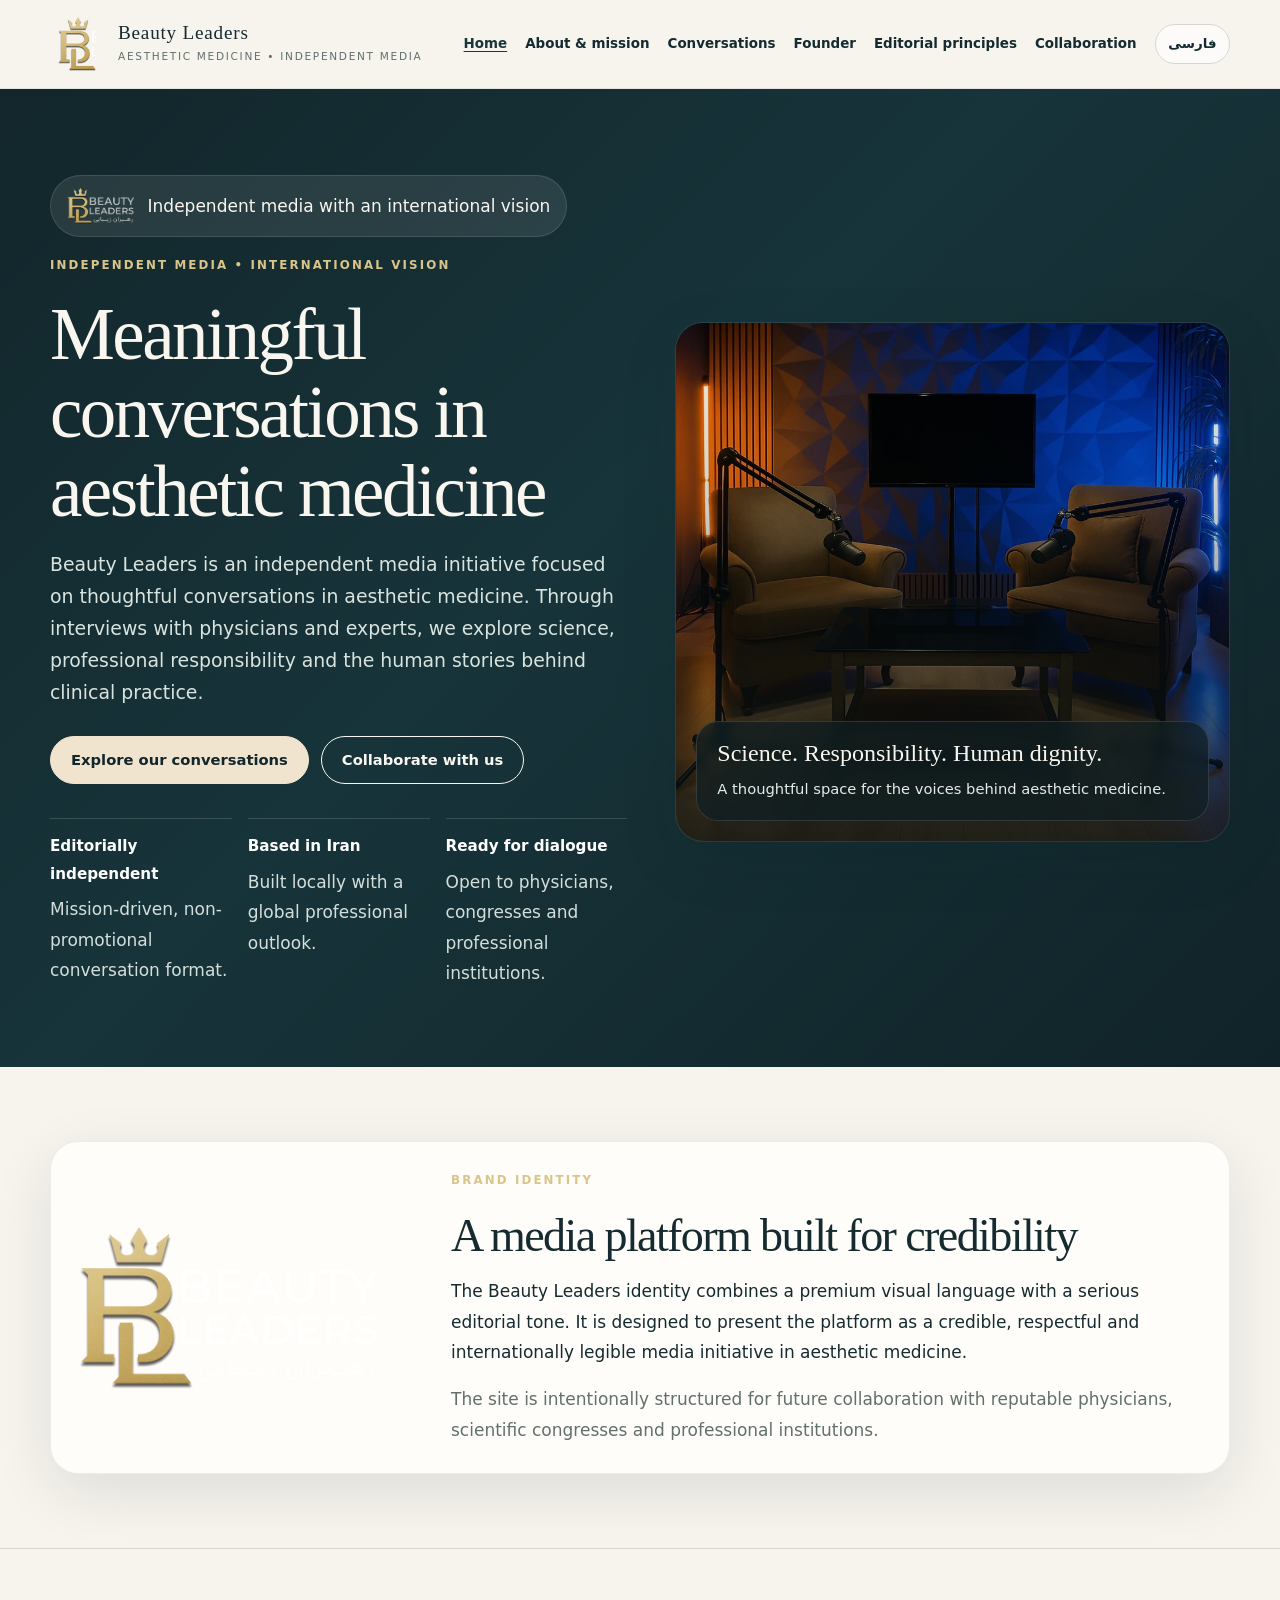
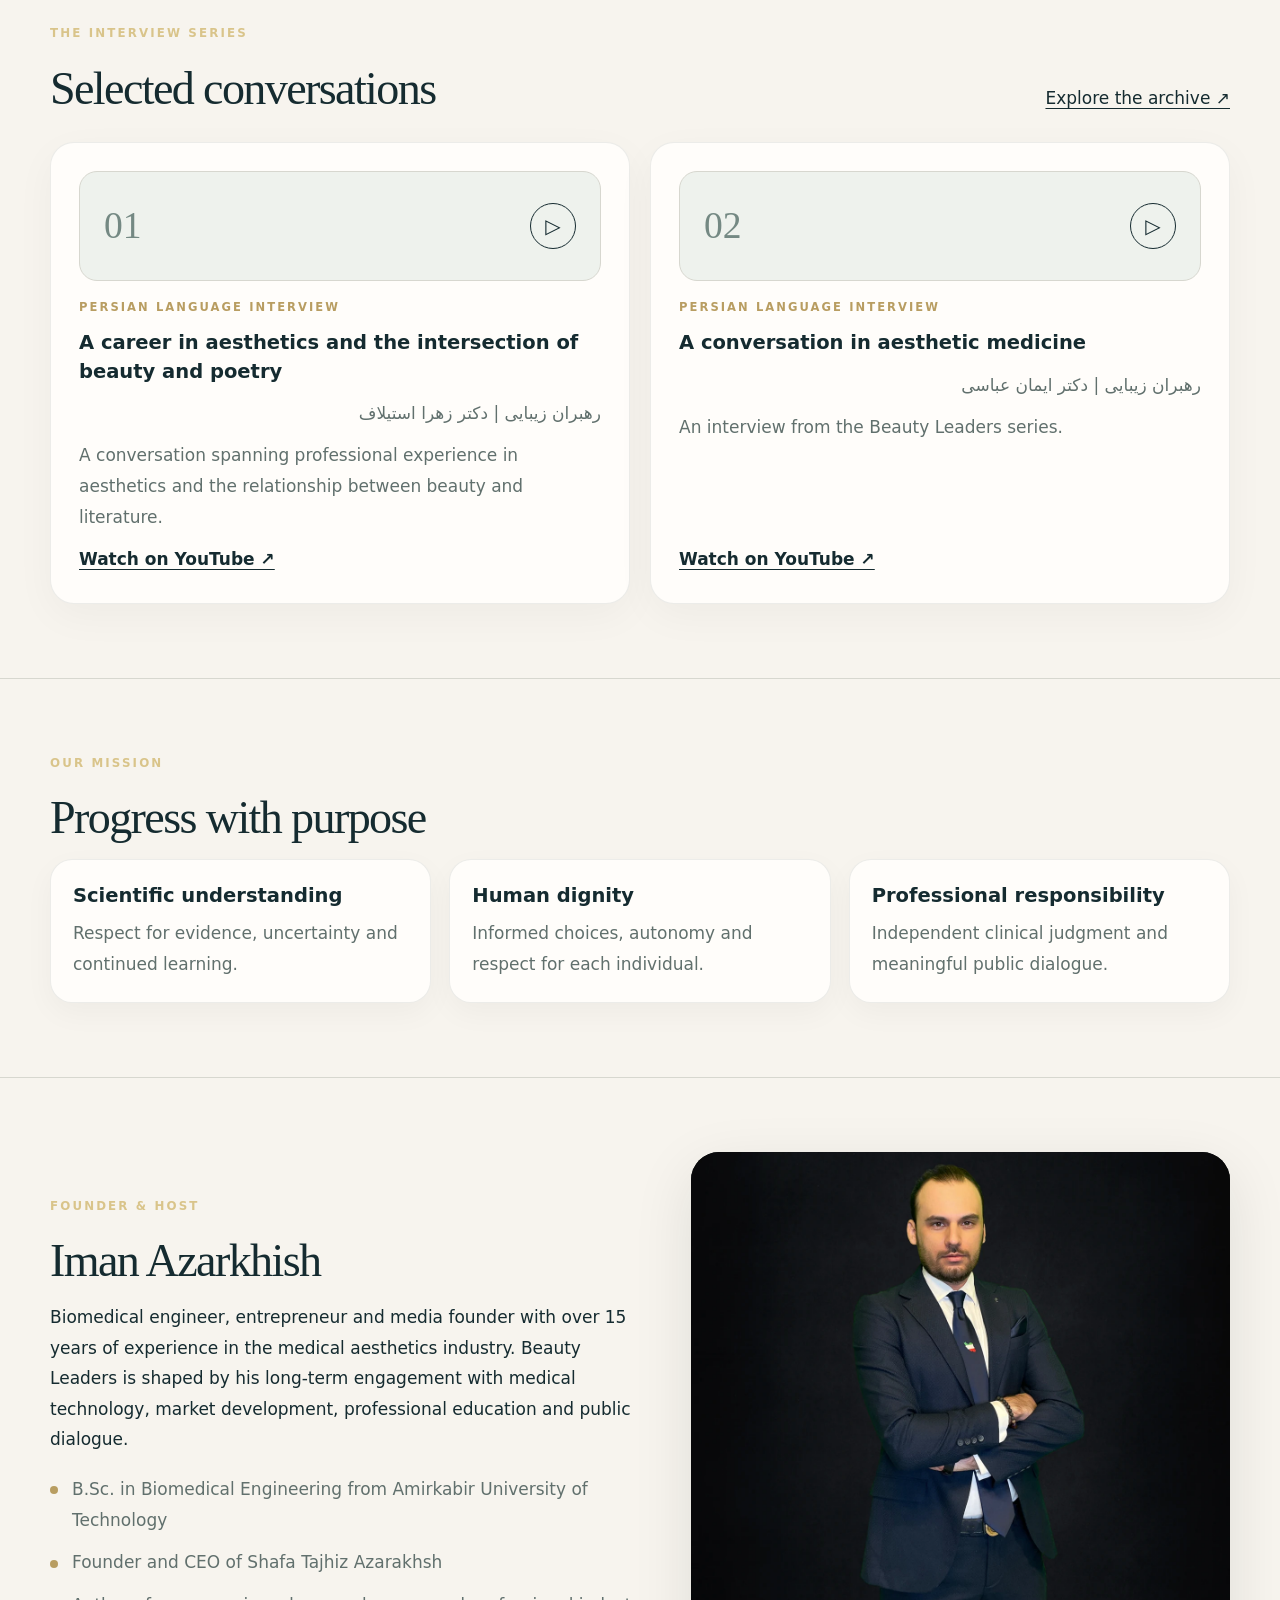
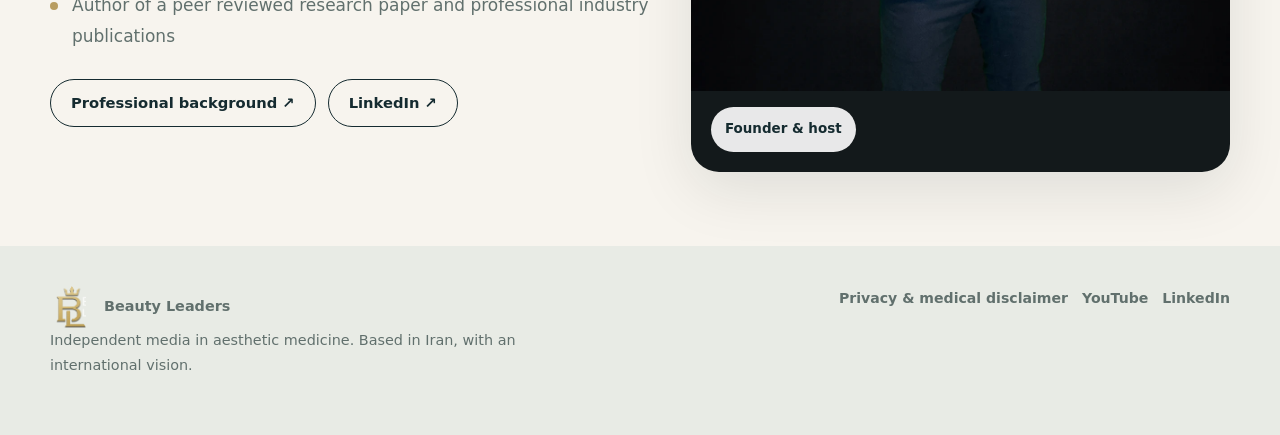
<file: index.html>
<!doctype html><html lang="en" dir="ltr"><head><meta charset="utf-8"><meta name="robots" content="noindex,nofollow"><meta name="viewport" content="width=device-width,initial-scale=1"><title>Beauty Leaders | Meaningful conversations in aesthetic medicine</title><meta name="description" content="Beauty Leaders is an independent media initiative with a global vision. Through conversations with physicians and experts, we explore science, professional responsibility and the human stories behind aesthetic medicine."><meta property="og:type" content="website"><meta property="og:title" content="Beauty Leaders | Meaningful conversations in aesthetic medicine"><meta property="og:description" content="Beauty Leaders is an independent media initiative with a global vision. Through conversations with physicians and experts, we explore science, professional responsibility and the human stories behind aesthetic medicine."><meta property="og:locale" content="en_US"><link rel="stylesheet" href="assets/site.css"><script type="application/ld+json">{"@context": "https://schema.org", "@type": "Organization", "name": "Beauty Leaders", "alternateName": "رهبران زیبایی", "description": "Independent media initiative in aesthetic medicine, based in Iran with an international vision.", "founder": {"@type": "Person", "name": "Iman Azarkhish", "jobTitle": "Founder and host"}}</script></head><body><a class="skip" href="#main">Skip to content</a><header class="top"><div class="wrap"><a class="brand" href="index.html"><img class="brand-mark" src="assets/img/logo-monogram.png" alt="Beauty Leaders logo"><span class="brand-text"><b>Beauty Leaders</b><small>Aesthetic medicine • Independent media</small></span></a><nav aria-label="Main navigation"><a href="index.html" aria-current="page">Home</a><a href="about.html">About & mission</a><a href="conversations.html">Conversations</a><a href="founder.html">Founder</a><a href="editorial.html">Editorial principles</a><a href="collaborate.html">Collaboration</a><a class="lang" href="fa/index.html" lang="fa">فارسی</a></nav></div></header><main id="main"><section class="hero"><div class="wrap hero-grid"><div><div class="logo-chip"><img src="assets/img/logo-beauty-leaders.png" alt="Beauty Leaders logo"><span>Independent media with an international vision</span></div><p class="kicker">Independent media • International vision</p><h1>Meaningful conversations in aesthetic medicine</h1><p class="lead">Beauty Leaders is an independent media initiative focused on thoughtful conversations in aesthetic medicine. Through interviews with physicians and experts, we explore science, professional responsibility and the human stories behind clinical practice.</p><div class="actions"><a class="btn fill" href="conversations.html">Explore our conversations</a><a class="btn ghost" href="collaborate.html">Collaborate with us</a></div><div class="meta-strip"><div class="meta-item"><b>Editorially independent</b><span>Mission-driven, non-promotional conversation format.</span></div><div class="meta-item"><b>Based in Iran</b><span>Built locally with a global professional outlook.</span></div><div class="meta-item"><b>Ready for dialogue</b><span>Open to physicians, congresses and professional institutions.</span></div></div></div><div class="hero-card"><img src="assets/img/studio.webp" alt="Beauty Leaders studio setting with two chairs and microphones"><div class="hero-note"><strong>Science. Responsibility. Human dignity.</strong><p>A thoughtful space for the voices behind aesthetic medicine.</p></div></div></div></section><section class="section"><div class="wrap"><div class="panel logo-panel"><img class="logo-full" src="assets/img/logo-beauty-leaders.png" alt="Beauty Leaders primary logo"><div><p class="kicker">Brand identity</p><h2>A media platform built for credibility</h2><p>The Beauty Leaders identity combines a premium visual language with a serious editorial tone. It is designed to present the platform as a credible, respectful and internationally legible media initiative in aesthetic medicine.</p><p class="muted">The site is intentionally structured for future collaboration with reputable physicians, scientific congresses and professional institutions.</p></div></div></div></section><section class="section"><div class="wrap"><div class="heading"><div><p class="kicker">The interview series</p><h2>Selected conversations</h2></div><a href="conversations.html">Explore the archive ↗</a></div><div class="cards"><article class="card" data-search><div class="video-top"><span class="num">01</span><span class="play" aria-hidden="true">▷</span></div><p class="kicker">Persian language interview</p><h3>A career in aesthetics and the intersection of beauty and poetry</h3><p lang="fa" dir="rtl">رهبران زیبایی | دکتر زهرا استیلاف</p><p>A conversation spanning professional experience in aesthetics and the relationship between beauty and literature.</p><a href="https://www.youtube.com/watch?v=8kPGAjwnibs" rel="noopener noreferrer">Watch on YouTube ↗</a></article><article class="card" data-search><div class="video-top"><span class="num">02</span><span class="play" aria-hidden="true">▷</span></div><p class="kicker">Persian language interview</p><h3>A conversation in aesthetic medicine</h3><p lang="fa" dir="rtl">رهبران زیبایی | دکتر ایمان عباسی</p><p>An interview from the Beauty Leaders series.</p><a href="https://www.youtube.com/watch?v=1VzRXwutS1c" rel="noopener noreferrer">Watch on YouTube ↗</a></article></div></div></section><section class="section"><div class="wrap"><p class="kicker">Our mission</p><h2>Progress with purpose</h2><div class="values"><div class="value"><h3>Scientific understanding</h3><p>Respect for evidence, uncertainty and continued learning.</p></div><div class="value"><h3>Human dignity</h3><p>Informed choices, autonomy and respect for each individual.</p></div><div class="value"><h3>Professional responsibility</h3><p>Independent clinical judgment and meaningful public dialogue.</p></div></div></div></section><section class="section"><div class="wrap"><div class="split"><div><p class="kicker">Founder & host</p><h2>Iman Azarkhish</h2><p>Biomedical engineer, entrepreneur and media founder with over 15 years of experience in the medical aesthetics industry. Beauty Leaders is shaped by his long-term engagement with medical technology, market development, professional education and public dialogue.</p><ul class="feature-list"><li>B.Sc. in Biomedical Engineering from Amirkabir University of Technology</li><li>Founder and CEO of Shafa Tajhiz Azarakhsh</li><li>Author of a peer reviewed research paper and professional industry publications</li></ul><div class="actions"><a class="btn" href="founder.html">Professional background ↗</a><a class="btn" href="https://www.linkedin.com/in/imanazarkhish" rel="noopener noreferrer">LinkedIn ↗</a></div></div><div class="image-frame tall"><img src="assets/img/iman-azarkhish.webp" alt="Portrait of Iman Azarkhish in a dark suit"><span class="badge">Founder & host</span></div></div></div></section></main><footer><div class="wrap"><div><div class="foot-brand"><img src="assets/img/logo-monogram.png" alt="Beauty Leaders monogram"><div><b>Beauty Leaders</b></div></div><p>Independent media in aesthetic medicine. Based in Iran, with an international vision.</p></div><nav aria-label="Footer"><a href="privacy.html">Privacy & medical disclaimer</a><a href="https://www.youtube.com/playlist?list=PLkas6C6a0G057Z3ot9DUJVIbZf4UoRPFV" rel="noopener noreferrer">YouTube</a><a href="https://www.linkedin.com/in/imanazarkhish" rel="noopener noreferrer">LinkedIn</a></nav></div></footer><script src="assets/search.js" defer></script></body></html>
</file>
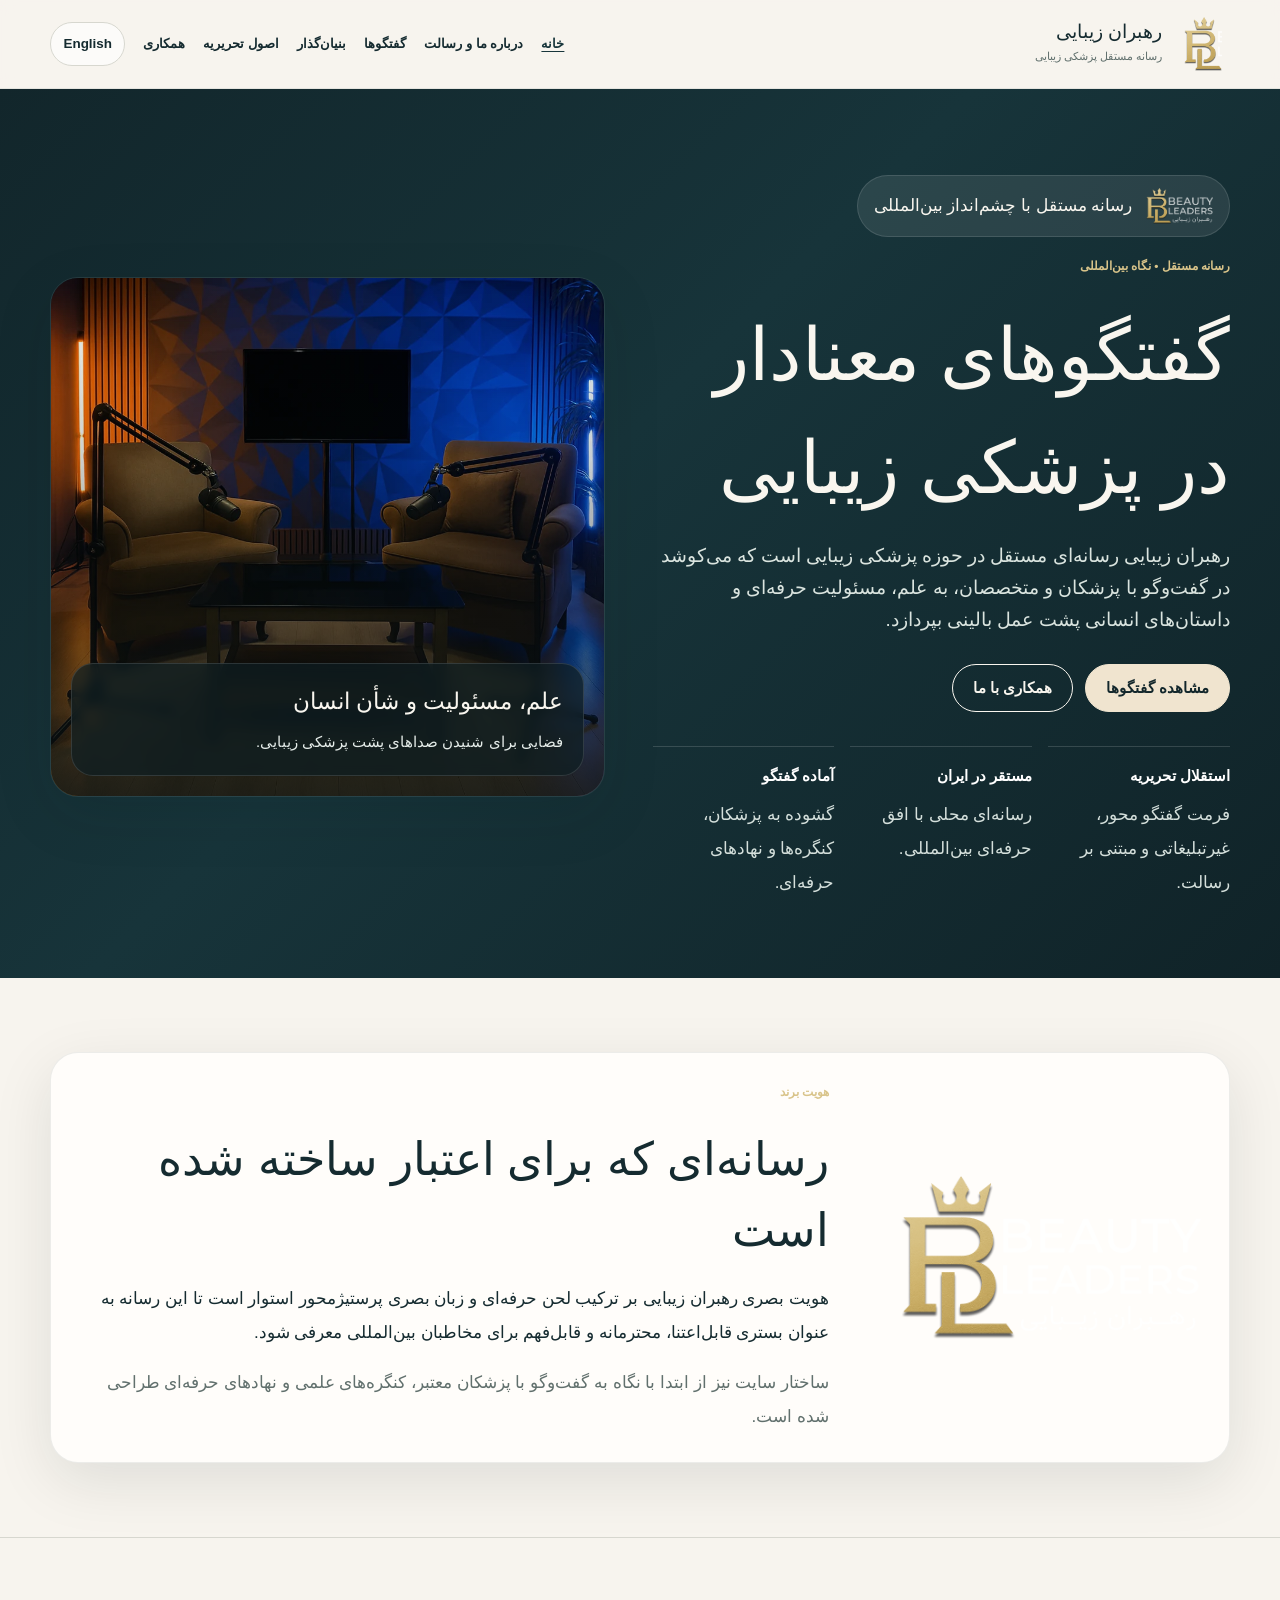
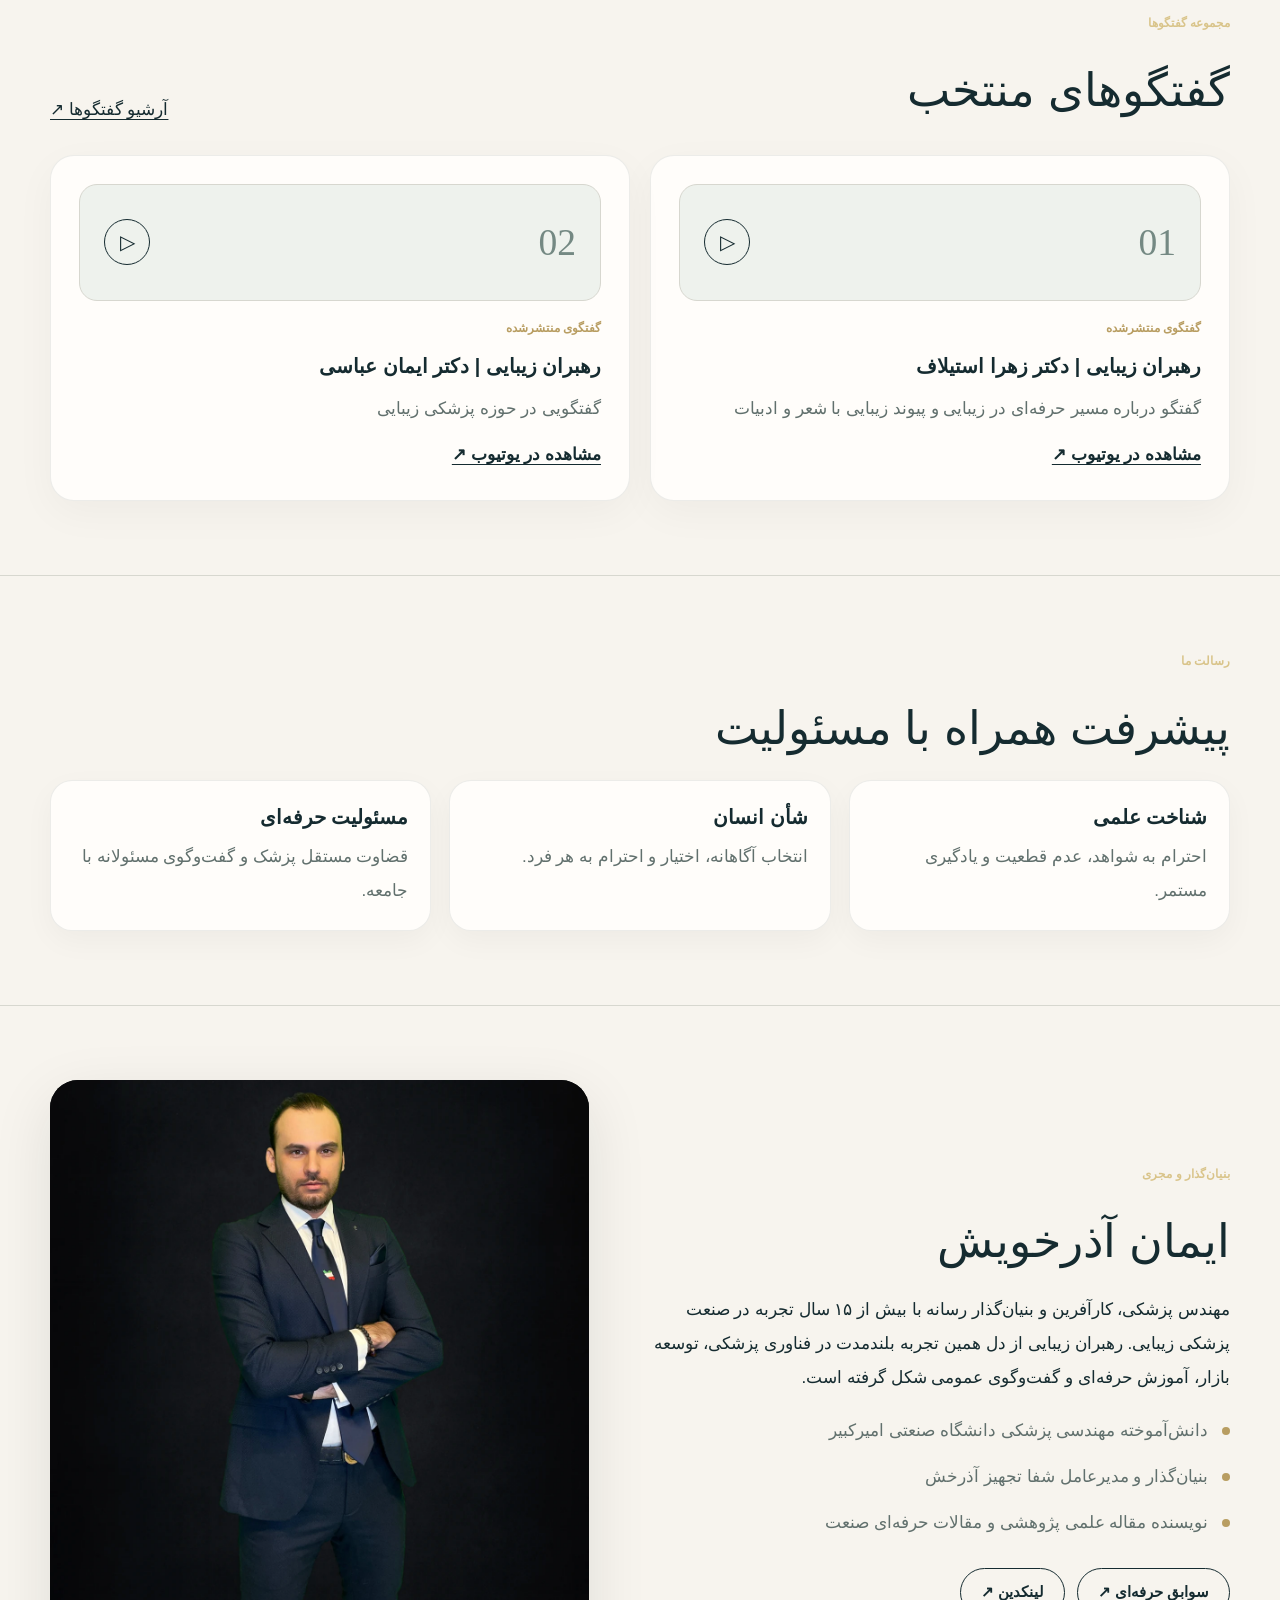
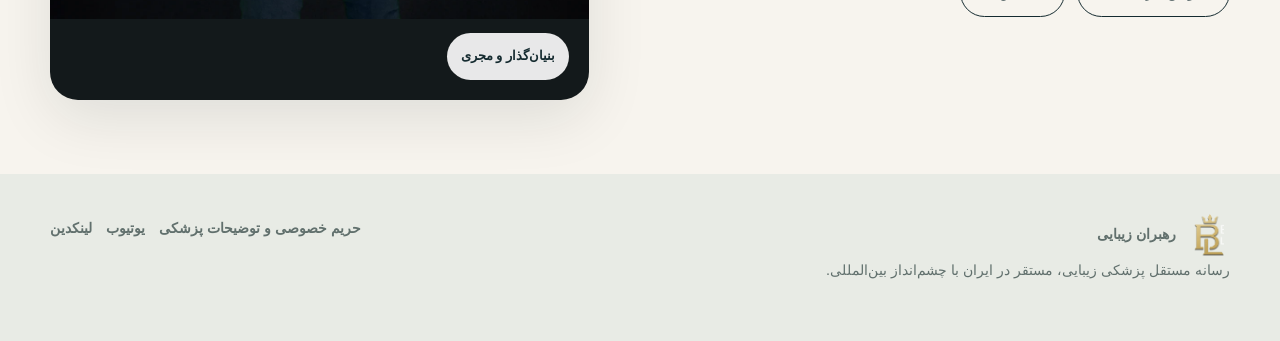
<file: fa/index.html>
<!doctype html><html lang="fa" dir="rtl"><head><meta charset="utf-8"><meta name="robots" content="noindex,nofollow"><meta name="viewport" content="width=device-width,initial-scale=1"><title>رهبران زیبایی | گفتگوهای معنادار در پزشکی زیبایی</title><meta name="description" content="رهبران زیبایی رسانه‌ای مستقل در حوزه پزشکی زیبایی با چشم‌انداز بین‌المللی است."><meta property="og:type" content="website"><meta property="og:title" content="رهبران زیبایی | گفتگوهای معنادار در پزشکی زیبایی"><meta property="og:description" content="رهبران زیبایی رسانه‌ای مستقل در حوزه پزشکی زیبایی با چشم‌انداز بین‌المللی است."><meta property="og:locale" content="fa_IR"><link rel="stylesheet" href="../assets/site.css"><script type="application/ld+json">{"@context": "https://schema.org", "@type": "Organization", "name": "Beauty Leaders", "alternateName": "رهبران زیبایی", "description": "Independent media initiative in aesthetic medicine, based in Iran with an international vision.", "founder": {"@type": "Person", "name": "Iman Azarkhish", "jobTitle": "Founder and host"}}</script></head><body><a class="skip" href="#main">پرش به محتوا</a><header class="top"><div class="wrap"><a class="brand" href="../fa/index.html"><img class="brand-mark" src="../assets/img/logo-monogram.png" alt="Beauty Leaders logo"><span class="brand-text"><b>رهبران زیبایی</b><small>رسانه مستقل پزشکی زیبایی</small></span></a><nav aria-label="منوی اصلی"><a href="../fa/index.html" aria-current="page">خانه</a><a href="../fa/about.html">درباره ما و رسالت</a><a href="../fa/conversations.html">گفتگوها</a><a href="../fa/founder.html">بنیان‌گذار</a><a href="../fa/editorial.html">اصول تحریریه</a><a href="../fa/collaborate.html">همکاری</a><a class="lang" href="../index.html" lang="en">English</a></nav></div></header><main id="main"><section class="hero"><div class="wrap hero-grid"><div><div class="logo-chip"><img src="../assets/img/logo-beauty-leaders.png" alt="لوگوی رهبران زیبایی"><span>رسانه مستقل با چشم‌انداز بین‌المللی</span></div><p class="kicker">رسانه مستقل • نگاه بین‌المللی</p><h1>گفتگوهای معنادار در پزشکی زیبایی</h1><p class="lead">رهبران زیبایی رسانه‌ای مستقل در حوزه پزشکی زیبایی است که می‌کوشد در گفت‌وگو با پزشکان و متخصصان، به علم، مسئولیت حرفه‌ای و داستان‌های انسانی پشت عمل بالینی بپردازد.</p><div class="actions"><a class="btn fill" href="../fa/conversations.html">مشاهده گفتگوها</a><a class="btn ghost" href="../fa/collaborate.html">همکاری با ما</a></div><div class="meta-strip"><div class="meta-item"><b>استقلال تحریریه</b><span>فرمت گفتگو محور، غیرتبلیغاتی و مبتنی بر رسالت.</span></div><div class="meta-item"><b>مستقر در ایران</b><span>رسانه‌ای محلی با افق حرفه‌ای بین‌المللی.</span></div><div class="meta-item"><b>آماده گفتگو</b><span>گشوده به پزشکان، کنگره‌ها و نهادهای حرفه‌ای.</span></div></div></div><div class="hero-card"><img src="../assets/img/studio.webp" alt="استودیو رهبران زیبایی با دو صندلی و دو میکروفون"><div class="hero-note"><strong>علم، مسئولیت و شأن انسان</strong><p>فضایی برای شنیدن صداهای پشت پزشکی زیبایی.</p></div></div></div></section><section class="section"><div class="wrap"><div class="panel logo-panel"><img class="logo-full" src="../assets/img/logo-beauty-leaders.png" alt="لوگوی اصلی رهبران زیبایی"><div><p class="kicker">هویت برند</p><h2>رسانه‌ای که برای اعتبار ساخته شده است</h2><p>هویت بصری رهبران زیبایی بر ترکیب لحن حرفه‌ای و زبان بصری پرستیژمحور استوار است تا این رسانه به عنوان بستری قابل‌اعتنا، محترمانه و قابل‌فهم برای مخاطبان بین‌المللی معرفی شود.</p><p class="muted">ساختار سایت نیز از ابتدا با نگاه به گفت‌وگو با پزشکان معتبر، کنگره‌های علمی و نهادهای حرفه‌ای طراحی شده است.</p></div></div></div></section><section class="section"><div class="wrap"><div class="heading"><div><p class="kicker">مجموعه گفتگوها</p><h2>گفتگوهای منتخب</h2></div><a href="../fa/conversations.html">آرشیو گفتگوها ↗</a></div><div class="cards"><article class="card" data-search><div class="video-top"><span class="num">01</span><span class="play" aria-hidden="true">▷</span></div><p class="kicker">گفتگوی منتشرشده</p><h3>رهبران زیبایی | دکتر زهرا استیلاف</h3><p>گفتگو درباره مسیر حرفه‌ای در زیبایی و پیوند زیبایی با شعر و ادبیات</p><a href="https://www.youtube.com/watch?v=8kPGAjwnibs" rel="noopener noreferrer">مشاهده در یوتیوب ↗</a></article><article class="card" data-search><div class="video-top"><span class="num">02</span><span class="play" aria-hidden="true">▷</span></div><p class="kicker">گفتگوی منتشرشده</p><h3>رهبران زیبایی | دکتر ایمان عباسی</h3><p>گفتگویی در حوزه پزشکی زیبایی</p><a href="https://www.youtube.com/watch?v=1VzRXwutS1c" rel="noopener noreferrer">مشاهده در یوتیوب ↗</a></article></div></div></section><section class="section"><div class="wrap"><p class="kicker">رسالت ما</p><h2>پیشرفت همراه با مسئولیت</h2><div class="values"><div class="value"><h3>شناخت علمی</h3><p>احترام به شواهد، عدم قطعیت و یادگیری مستمر.</p></div><div class="value"><h3>شأن انسان</h3><p>انتخاب آگاهانه، اختیار و احترام به هر فرد.</p></div><div class="value"><h3>مسئولیت حرفه‌ای</h3><p>قضاوت مستقل پزشک و گفت‌وگوی مسئولانه با جامعه.</p></div></div></div></section><section class="section"><div class="wrap"><div class="split"><div><p class="kicker">بنیان‌گذار و مجری</p><h2>ایمان آذرخویش</h2><p>مهندس پزشکی، کارآفرین و بنیان‌گذار رسانه با بیش از ۱۵ سال تجربه در صنعت پزشکی زیبایی. رهبران زیبایی از دل همین تجربه بلندمدت در فناوری پزشکی، توسعه بازار، آموزش حرفه‌ای و گفت‌وگوی عمومی شکل گرفته است.</p><ul class="feature-list"><li>دانش‌آموخته مهندسی پزشکی دانشگاه صنعتی امیرکبیر</li><li>بنیان‌گذار و مدیرعامل شفا تجهیز آذرخش</li><li>نویسنده مقاله علمی پژوهشی و مقالات حرفه‌ای صنعت</li></ul><div class="actions"><a class="btn" href="../fa/founder.html">سوابق حرفه‌ای ↗</a><a class="btn" href="https://www.linkedin.com/in/imanazarkhish" rel="noopener noreferrer">لینکدین ↗</a></div></div><div class="image-frame tall"><img src="../assets/img/iman-azarkhish.webp" alt="پرتره ایمان آذرخویش با کت و شلوار"><span class="badge">بنیان‌گذار و مجری</span></div></div></div></section></main><footer><div class="wrap"><div><div class="foot-brand"><img src="../assets/img/logo-monogram.png" alt="Beauty Leaders monogram"><div><b>رهبران زیبایی</b></div></div><p>رسانه مستقل پزشکی زیبایی، مستقر در ایران با چشم‌انداز بین‌المللی.</p></div><nav aria-label="Footer"><a href="../fa/privacy.html">حریم خصوصی و توضیحات پزشکی</a><a href="https://www.youtube.com/playlist?list=PLkas6C6a0G057Z3ot9DUJVIbZf4UoRPFV" rel="noopener noreferrer">یوتیوب</a><a href="https://www.linkedin.com/in/imanazarkhish" rel="noopener noreferrer">لینکدین</a></nav></div></footer><script src="../assets/search.js" defer></script></body></html>
</file>
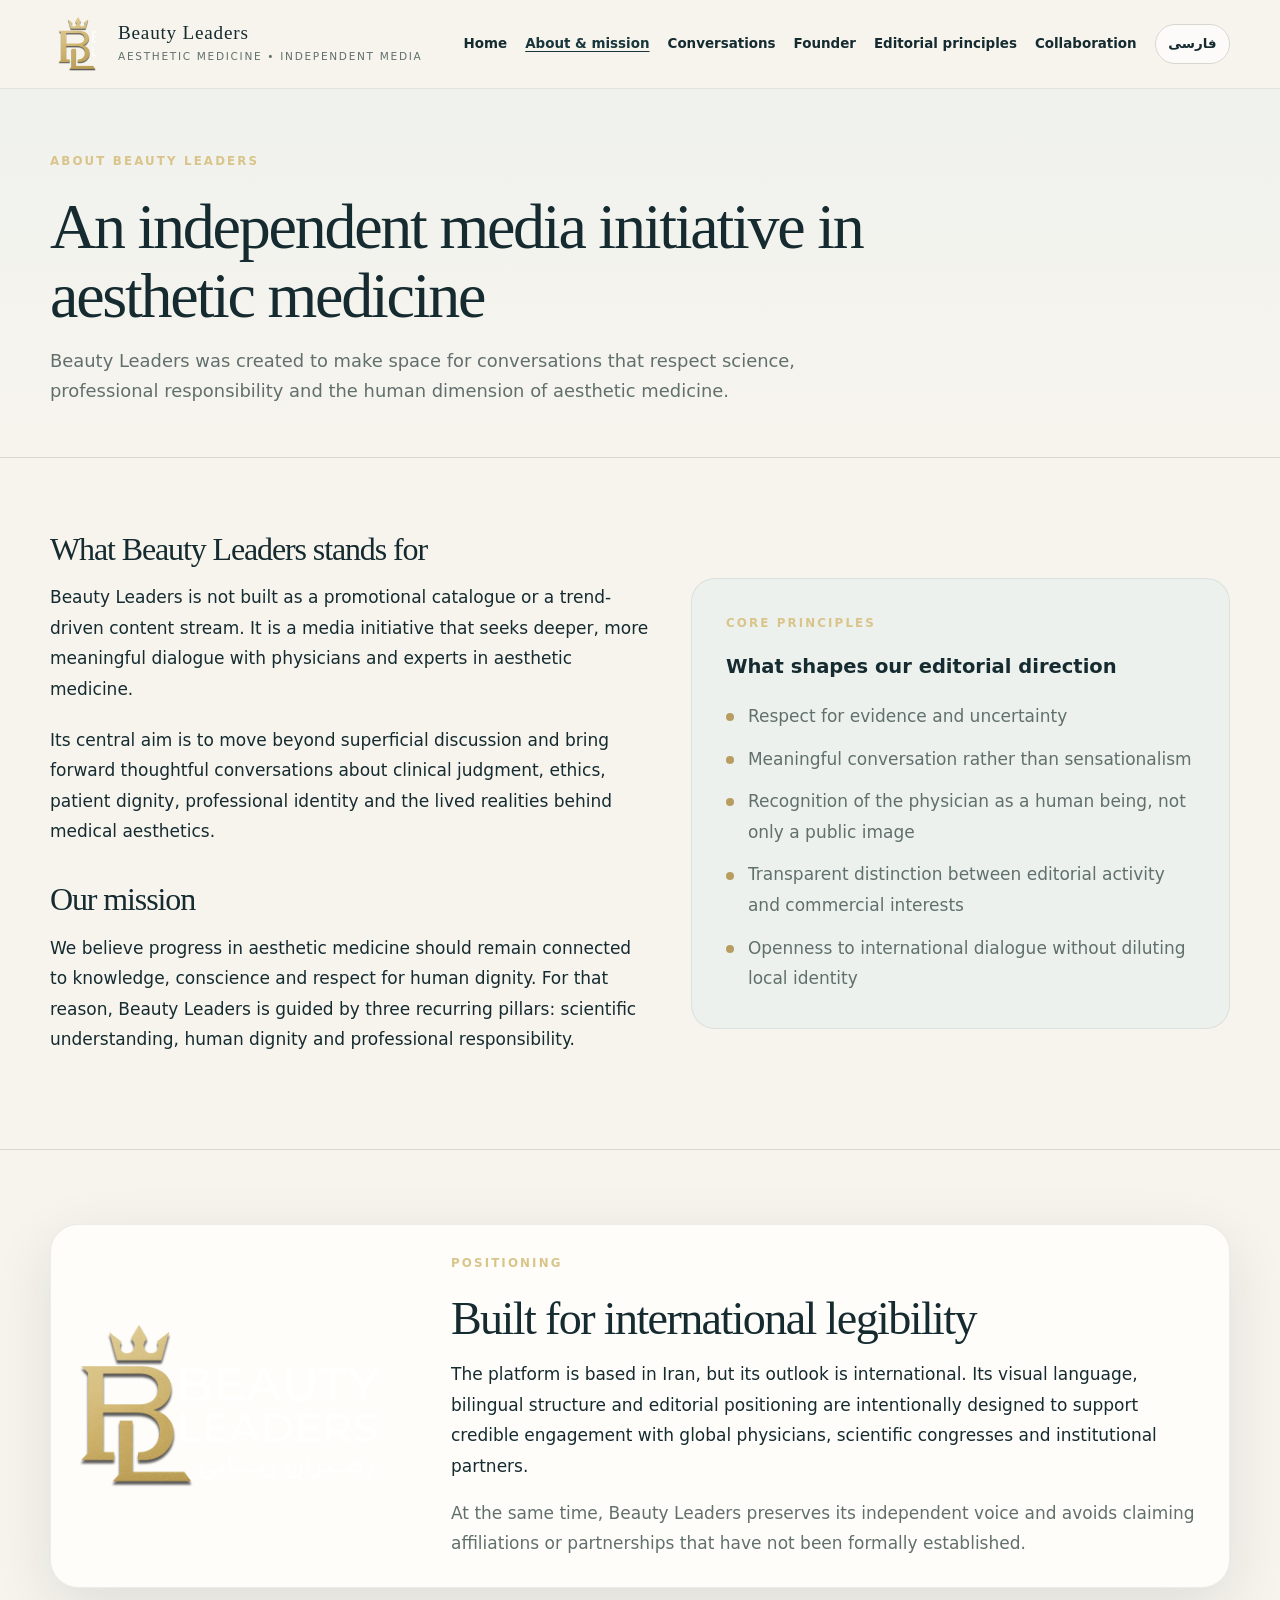
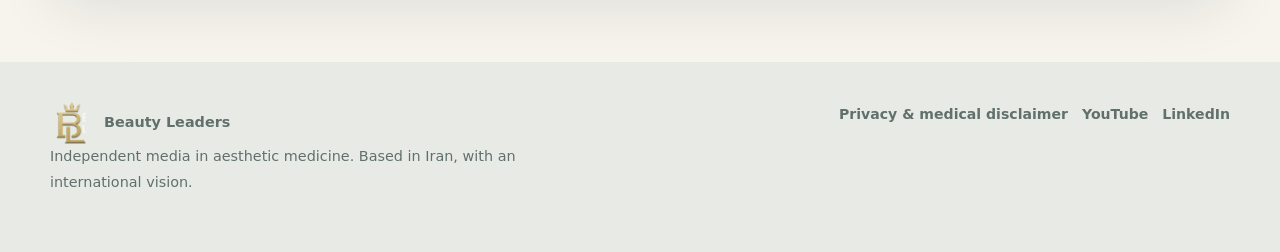
<file: about.html>
<!doctype html><html lang="en" dir="ltr"><head><meta charset="utf-8"><meta name="robots" content="noindex,nofollow"><meta name="viewport" content="width=device-width,initial-scale=1"><title>Beauty Leaders | About &amp; mission</title><meta name="description" content="Beauty Leaders is an independent media initiative in aesthetic medicine with a global vision."><meta property="og:type" content="website"><meta property="og:title" content="Beauty Leaders | About &amp; mission"><meta property="og:description" content="Beauty Leaders is an independent media initiative in aesthetic medicine with a global vision."><meta property="og:locale" content="en_US"><link rel="stylesheet" href="assets/site.css"><script type="application/ld+json">{"@context": "https://schema.org", "@type": "Organization", "name": "Beauty Leaders", "alternateName": "رهبران زیبایی", "description": "Independent media initiative in aesthetic medicine, based in Iran with an international vision.", "founder": {"@type": "Person", "name": "Iman Azarkhish", "jobTitle": "Founder and host"}}</script></head><body><a class="skip" href="#main">Skip to content</a><header class="top"><div class="wrap"><a class="brand" href="index.html"><img class="brand-mark" src="assets/img/logo-monogram.png" alt="Beauty Leaders logo"><span class="brand-text"><b>Beauty Leaders</b><small>Aesthetic medicine • Independent media</small></span></a><nav aria-label="Main navigation"><a href="index.html">Home</a><a href="about.html" aria-current="page">About & mission</a><a href="conversations.html">Conversations</a><a href="founder.html">Founder</a><a href="editorial.html">Editorial principles</a><a href="collaborate.html">Collaboration</a><a class="lang" href="fa/about.html" lang="fa">فارسی</a></nav></div></header><main id="main"><section class="page-head"><div class="wrap"><p class="kicker">About Beauty Leaders</p><h1>An independent media initiative in aesthetic medicine</h1><p class="lead">Beauty Leaders was created to make space for conversations that respect science, professional responsibility and the human dimension of aesthetic medicine.</p></div></section><section class="section"><div class="wrap split"><div class="prose"><h2>What Beauty Leaders stands for</h2><p>Beauty Leaders is not built as a promotional catalogue or a trend-driven content stream. It is a media initiative that seeks deeper, more meaningful dialogue with physicians and experts in aesthetic medicine.</p><p>Its central aim is to move beyond superficial discussion and bring forward thoughtful conversations about clinical judgment, ethics, patient dignity, professional identity and the lived realities behind medical aesthetics.</p><h2>Our mission</h2><p>We believe progress in aesthetic medicine should remain connected to knowledge, conscience and respect for human dignity. For that reason, Beauty Leaders is guided by three recurring pillars: scientific understanding, human dignity and professional responsibility.</p></div><div class="callout"><p class="kicker">Core principles</p><h3>What shapes our editorial direction</h3><ul class="feature-list"><li>Respect for evidence and uncertainty</li><li>Meaningful conversation rather than sensationalism</li><li>Recognition of the physician as a human being, not only a public image</li><li>Transparent distinction between editorial activity and commercial interests</li><li>Openness to international dialogue without diluting local identity</li></ul></div></div></section><section class="section"><div class="wrap"><div class="panel logo-panel"><img class="logo-full" src="assets/img/logo-beauty-leaders.png" alt="Beauty Leaders full logo"><div><p class="kicker">Positioning</p><h2>Built for international legibility</h2><p>The platform is based in Iran, but its outlook is international. Its visual language, bilingual structure and editorial positioning are intentionally designed to support credible engagement with global physicians, scientific congresses and institutional partners.</p><p class="muted">At the same time, Beauty Leaders preserves its independent voice and avoids claiming affiliations or partnerships that have not been formally established.</p></div></div></div></section></main><footer><div class="wrap"><div><div class="foot-brand"><img src="assets/img/logo-monogram.png" alt="Beauty Leaders monogram"><div><b>Beauty Leaders</b></div></div><p>Independent media in aesthetic medicine. Based in Iran, with an international vision.</p></div><nav aria-label="Footer"><a href="privacy.html">Privacy & medical disclaimer</a><a href="https://www.youtube.com/playlist?list=PLkas6C6a0G057Z3ot9DUJVIbZf4UoRPFV" rel="noopener noreferrer">YouTube</a><a href="https://www.linkedin.com/in/imanazarkhish" rel="noopener noreferrer">LinkedIn</a></nav></div></footer><script src="assets/search.js" defer></script></body></html>
</file>
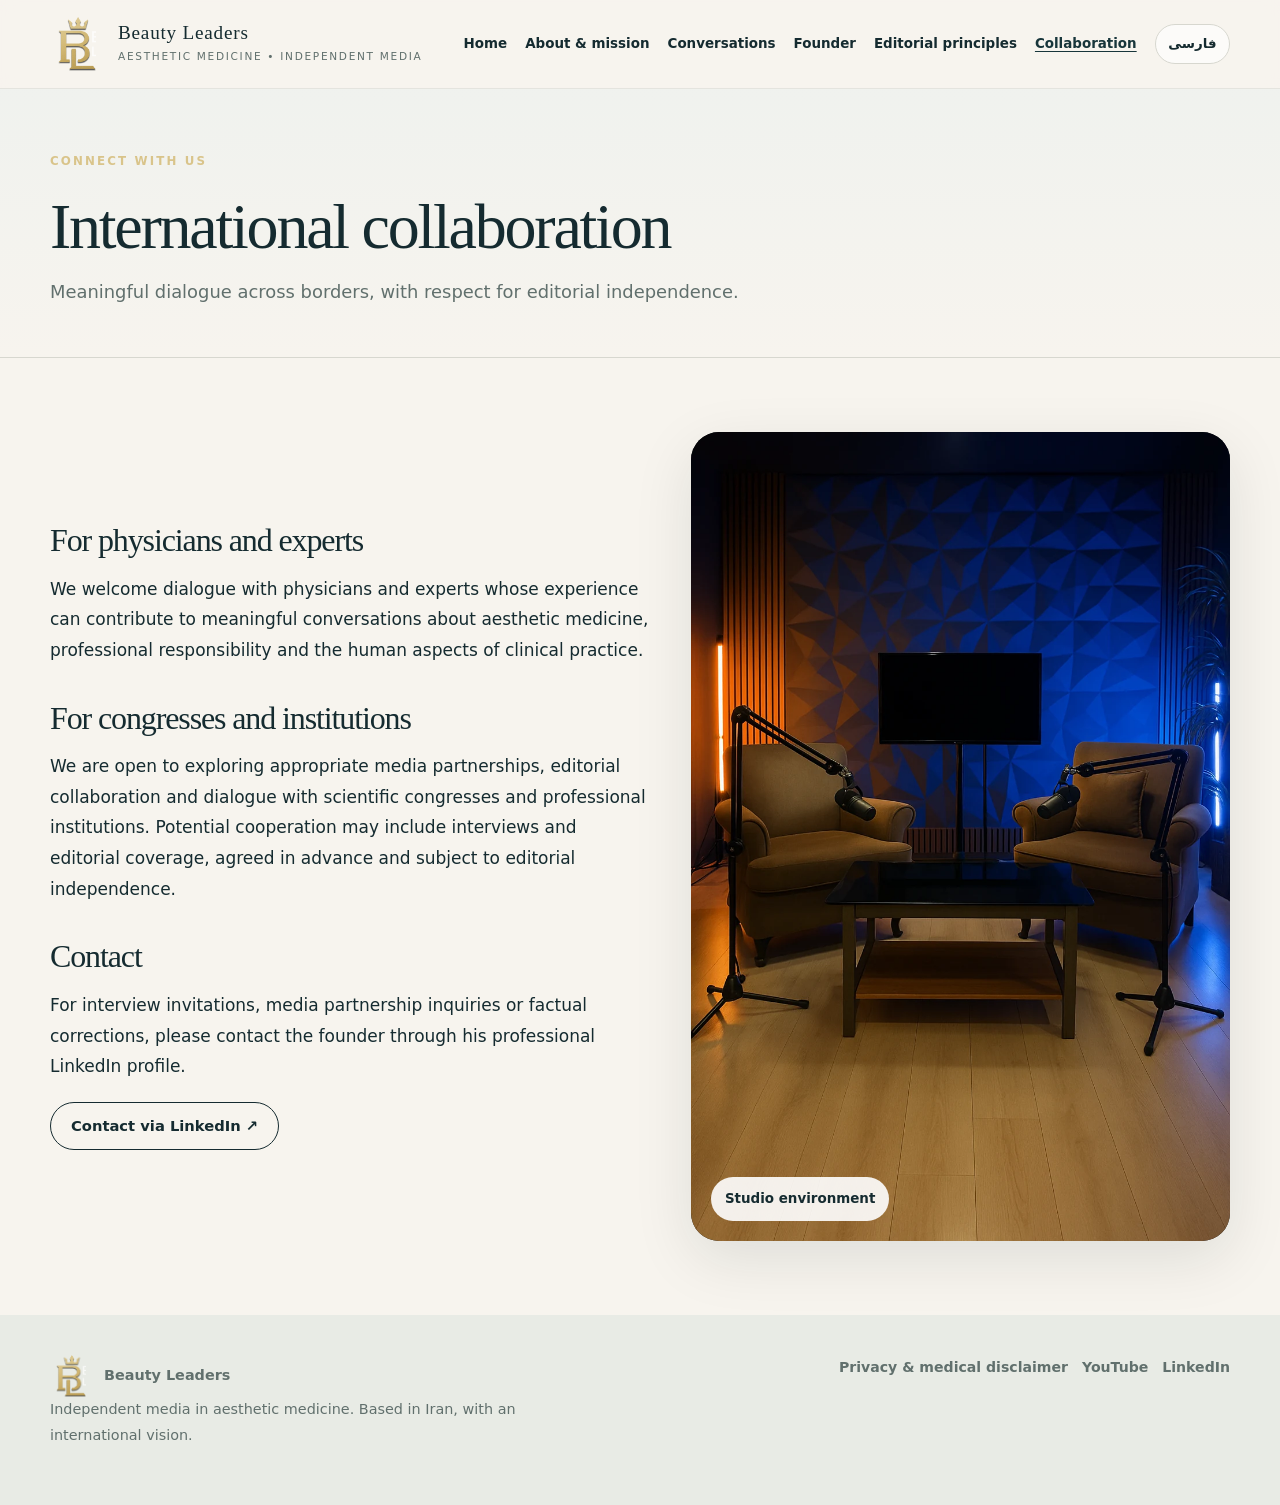
<file: collaborate.html>
<!doctype html><html lang="en" dir="ltr"><head><meta charset="utf-8"><meta name="robots" content="noindex,nofollow"><meta name="viewport" content="width=device-width,initial-scale=1"><title>Beauty Leaders | International collaboration</title><meta name="description" content="Explore opportunities for dialogue and media collaboration."><meta property="og:type" content="website"><meta property="og:title" content="Beauty Leaders | International collaboration"><meta property="og:description" content="Explore opportunities for dialogue and media collaboration."><meta property="og:locale" content="en_US"><link rel="stylesheet" href="assets/site.css"><script type="application/ld+json">{"@context": "https://schema.org", "@type": "Organization", "name": "Beauty Leaders", "alternateName": "رهبران زیبایی", "description": "Independent media initiative in aesthetic medicine, based in Iran with an international vision.", "founder": {"@type": "Person", "name": "Iman Azarkhish", "jobTitle": "Founder and host"}}</script></head><body><a class="skip" href="#main">Skip to content</a><header class="top"><div class="wrap"><a class="brand" href="index.html"><img class="brand-mark" src="assets/img/logo-monogram.png" alt="Beauty Leaders logo"><span class="brand-text"><b>Beauty Leaders</b><small>Aesthetic medicine • Independent media</small></span></a><nav aria-label="Main navigation"><a href="index.html">Home</a><a href="about.html">About & mission</a><a href="conversations.html">Conversations</a><a href="founder.html">Founder</a><a href="editorial.html">Editorial principles</a><a href="collaborate.html" aria-current="page">Collaboration</a><a class="lang" href="fa/collaborate.html" lang="fa">فارسی</a></nav></div></header><main id="main"><section class="page-head"><div class="wrap"><p class="kicker">Connect with us</p><h1>International collaboration</h1><p class="lead">Meaningful dialogue across borders, with respect for editorial independence.</p></div></section><section class="section"><div class="wrap split"><div class="prose"><h2>For physicians and experts</h2><p>We welcome dialogue with physicians and experts whose experience can contribute to meaningful conversations about aesthetic medicine, professional responsibility and the human aspects of clinical practice.</p><h2>For congresses and institutions</h2><p>We are open to exploring appropriate media partnerships, editorial collaboration and dialogue with scientific congresses and professional institutions. Potential cooperation may include interviews and editorial coverage, agreed in advance and subject to editorial independence.</p><h2>Contact</h2><p>For interview invitations, media partnership inquiries or factual corrections, please contact the founder through his professional LinkedIn profile.</p><a class="btn" href="https://www.linkedin.com/in/imanazarkhish" rel="noopener noreferrer">Contact via LinkedIn ↗</a></div><div class="image-frame medium"><img src="assets/img/studio.webp" alt="Beauty Leaders studio seating and microphones"><span class="badge">Studio environment</span></div></div></section></main><footer><div class="wrap"><div><div class="foot-brand"><img src="assets/img/logo-monogram.png" alt="Beauty Leaders monogram"><div><b>Beauty Leaders</b></div></div><p>Independent media in aesthetic medicine. Based in Iran, with an international vision.</p></div><nav aria-label="Footer"><a href="privacy.html">Privacy & medical disclaimer</a><a href="https://www.youtube.com/playlist?list=PLkas6C6a0G057Z3ot9DUJVIbZf4UoRPFV" rel="noopener noreferrer">YouTube</a><a href="https://www.linkedin.com/in/imanazarkhish" rel="noopener noreferrer">LinkedIn</a></nav></div></footer><script src="assets/search.js" defer></script></body></html>
</file>
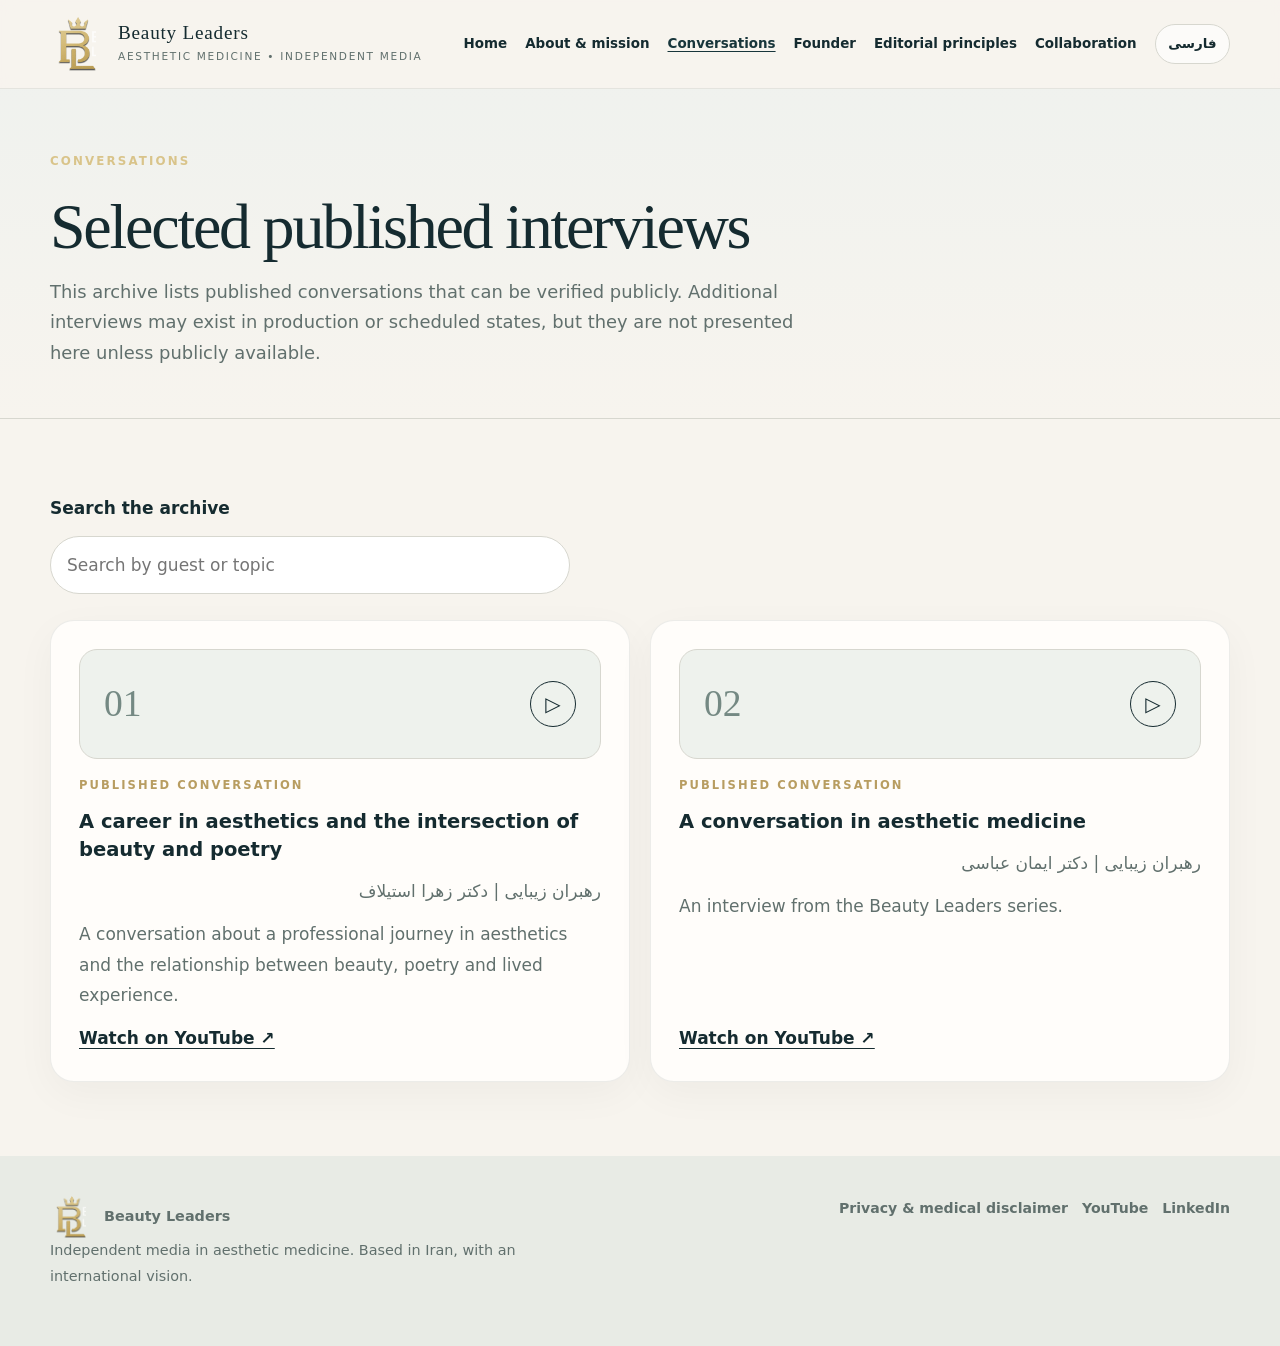
<file: conversations.html>
<!doctype html><html lang="en" dir="ltr"><head><meta charset="utf-8"><meta name="robots" content="noindex,nofollow"><meta name="viewport" content="width=device-width,initial-scale=1"><title>Beauty Leaders | Conversations</title><meta name="description" content="Selected conversations from the Beauty Leaders series."><meta property="og:type" content="website"><meta property="og:title" content="Beauty Leaders | Conversations"><meta property="og:description" content="Selected conversations from the Beauty Leaders series."><meta property="og:locale" content="en_US"><link rel="stylesheet" href="assets/site.css"><script type="application/ld+json">{"@context": "https://schema.org", "@type": "Organization", "name": "Beauty Leaders", "alternateName": "رهبران زیبایی", "description": "Independent media initiative in aesthetic medicine, based in Iran with an international vision.", "founder": {"@type": "Person", "name": "Iman Azarkhish", "jobTitle": "Founder and host"}}</script></head><body><a class="skip" href="#main">Skip to content</a><header class="top"><div class="wrap"><a class="brand" href="index.html"><img class="brand-mark" src="assets/img/logo-monogram.png" alt="Beauty Leaders logo"><span class="brand-text"><b>Beauty Leaders</b><small>Aesthetic medicine • Independent media</small></span></a><nav aria-label="Main navigation"><a href="index.html">Home</a><a href="about.html">About & mission</a><a href="conversations.html" aria-current="page">Conversations</a><a href="founder.html">Founder</a><a href="editorial.html">Editorial principles</a><a href="collaborate.html">Collaboration</a><a class="lang" href="fa/conversations.html" lang="fa">فارسی</a></nav></div></header><main id="main"><section class="page-head"><div class="wrap"><p class="kicker">Conversations</p><h1>Selected published interviews</h1><p class="lead">This archive lists published conversations that can be verified publicly. Additional interviews may exist in production or scheduled states, but they are not presented here unless publicly available.</p></div></section><section class="section"><div class="wrap"><label class="search-label" for="search">Search the archive</label><input id="search" class="search" type="search" placeholder="Search by guest or topic" oninput="filterCards(this.value)"><div class="cards"><article class="card" data-search="zahra estilaf poetry aesthetics beauty leaders"><div class="video-top"><span class="num">01</span><span class="play" aria-hidden="true">▷</span></div><p class="kicker">Published conversation</p><h3>A career in aesthetics and the intersection of beauty and poetry</h3><p lang="fa" dir="rtl">رهبران زیبایی | دکتر زهرا استیلاف</p><p>A conversation about a professional journey in aesthetics and the relationship between beauty, poetry and lived experience.</p><a href="https://www.youtube.com/watch?v=8kPGAjwnibs" rel="noopener noreferrer">Watch on YouTube ↗</a></article><article class="card" data-search="iman abbasi aesthetic medicine beauty leaders"><div class="video-top"><span class="num">02</span><span class="play" aria-hidden="true">▷</span></div><p class="kicker">Published conversation</p><h3>A conversation in aesthetic medicine</h3><p lang="fa" dir="rtl">رهبران زیبایی | دکتر ایمان عباسی</p><p>An interview from the Beauty Leaders series.</p><a href="https://www.youtube.com/watch?v=1VzRXwutS1c" rel="noopener noreferrer">Watch on YouTube ↗</a></article></div></div></section></main><footer><div class="wrap"><div><div class="foot-brand"><img src="assets/img/logo-monogram.png" alt="Beauty Leaders monogram"><div><b>Beauty Leaders</b></div></div><p>Independent media in aesthetic medicine. Based in Iran, with an international vision.</p></div><nav aria-label="Footer"><a href="privacy.html">Privacy & medical disclaimer</a><a href="https://www.youtube.com/playlist?list=PLkas6C6a0G057Z3ot9DUJVIbZf4UoRPFV" rel="noopener noreferrer">YouTube</a><a href="https://www.linkedin.com/in/imanazarkhish" rel="noopener noreferrer">LinkedIn</a></nav></div></footer><script src="assets/search.js" defer></script></body></html>
</file>
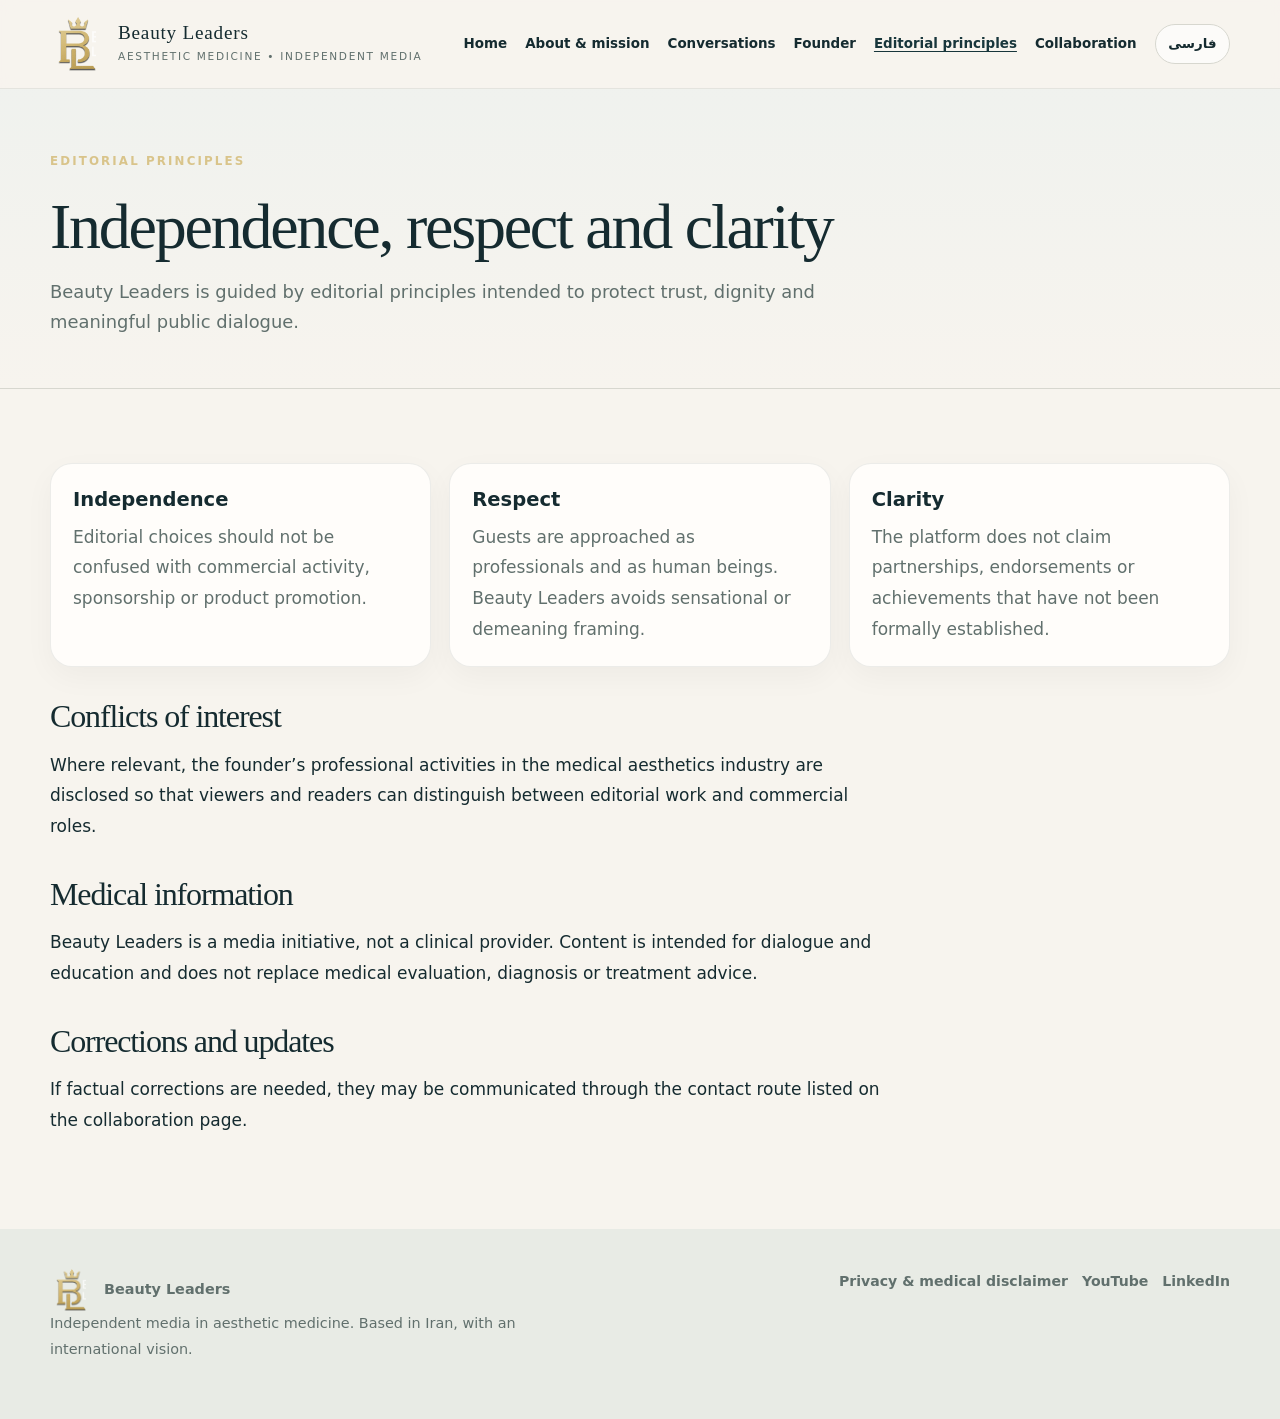
<file: editorial.html>
<!doctype html><html lang="en" dir="ltr"><head><meta charset="utf-8"><meta name="robots" content="noindex,nofollow"><meta name="viewport" content="width=device-width,initial-scale=1"><title>Beauty Leaders | Editorial principles</title><meta name="description" content="Editorial principles and independence policy for Beauty Leaders."><meta property="og:type" content="website"><meta property="og:title" content="Beauty Leaders | Editorial principles"><meta property="og:description" content="Editorial principles and independence policy for Beauty Leaders."><meta property="og:locale" content="en_US"><link rel="stylesheet" href="assets/site.css"><script type="application/ld+json">{"@context": "https://schema.org", "@type": "Organization", "name": "Beauty Leaders", "alternateName": "رهبران زیبایی", "description": "Independent media initiative in aesthetic medicine, based in Iran with an international vision.", "founder": {"@type": "Person", "name": "Iman Azarkhish", "jobTitle": "Founder and host"}}</script></head><body><a class="skip" href="#main">Skip to content</a><header class="top"><div class="wrap"><a class="brand" href="index.html"><img class="brand-mark" src="assets/img/logo-monogram.png" alt="Beauty Leaders logo"><span class="brand-text"><b>Beauty Leaders</b><small>Aesthetic medicine • Independent media</small></span></a><nav aria-label="Main navigation"><a href="index.html">Home</a><a href="about.html">About & mission</a><a href="conversations.html">Conversations</a><a href="founder.html">Founder</a><a href="editorial.html" aria-current="page">Editorial principles</a><a href="collaborate.html">Collaboration</a><a class="lang" href="fa/editorial.html" lang="fa">فارسی</a></nav></div></header><main id="main"><section class="page-head"><div class="wrap"><p class="kicker">Editorial principles</p><h1>Independence, respect and clarity</h1><p class="lead">Beauty Leaders is guided by editorial principles intended to protect trust, dignity and meaningful public dialogue.</p></div></section><section class="section"><div class="wrap"><div class="values"><div class="value"><h3>Independence</h3><p>Editorial choices should not be confused with commercial activity, sponsorship or product promotion.</p></div><div class="value"><h3>Respect</h3><p>Guests are approached as professionals and as human beings. Beauty Leaders avoids sensational or demeaning framing.</p></div><div class="value"><h3>Clarity</h3><p>The platform does not claim partnerships, endorsements or achievements that have not been formally established.</p></div></div><div class="prose" style="margin-top:32px"><h2>Conflicts of interest</h2><p>Where relevant, the founder’s professional activities in the medical aesthetics industry are disclosed so that viewers and readers can distinguish between editorial work and commercial roles.</p><h2>Medical information</h2><p>Beauty Leaders is a media initiative, not a clinical provider. Content is intended for dialogue and education and does not replace medical evaluation, diagnosis or treatment advice.</p><h2>Corrections and updates</h2><p>If factual corrections are needed, they may be communicated through the contact route listed on the collaboration page.</p></div></div></section></main><footer><div class="wrap"><div><div class="foot-brand"><img src="assets/img/logo-monogram.png" alt="Beauty Leaders monogram"><div><b>Beauty Leaders</b></div></div><p>Independent media in aesthetic medicine. Based in Iran, with an international vision.</p></div><nav aria-label="Footer"><a href="privacy.html">Privacy & medical disclaimer</a><a href="https://www.youtube.com/playlist?list=PLkas6C6a0G057Z3ot9DUJVIbZf4UoRPFV" rel="noopener noreferrer">YouTube</a><a href="https://www.linkedin.com/in/imanazarkhish" rel="noopener noreferrer">LinkedIn</a></nav></div></footer><script src="assets/search.js" defer></script></body></html>
</file>
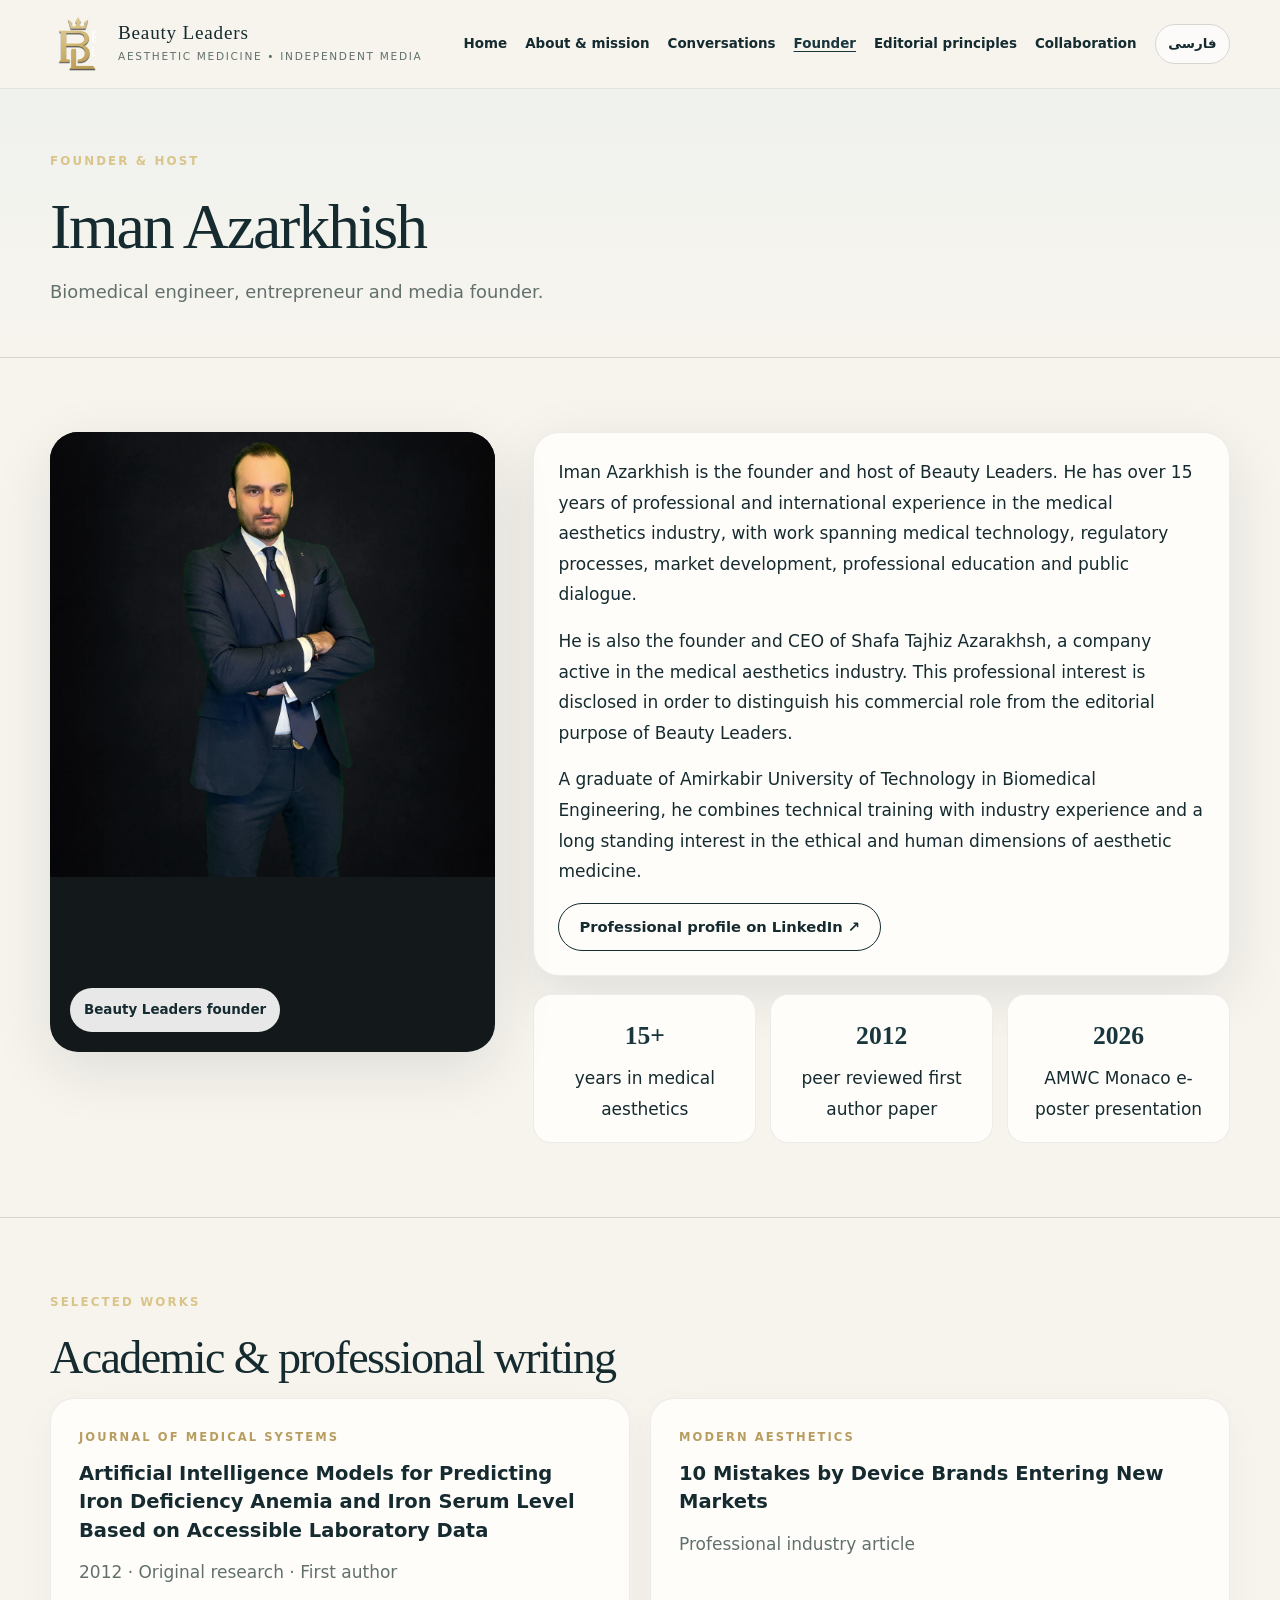
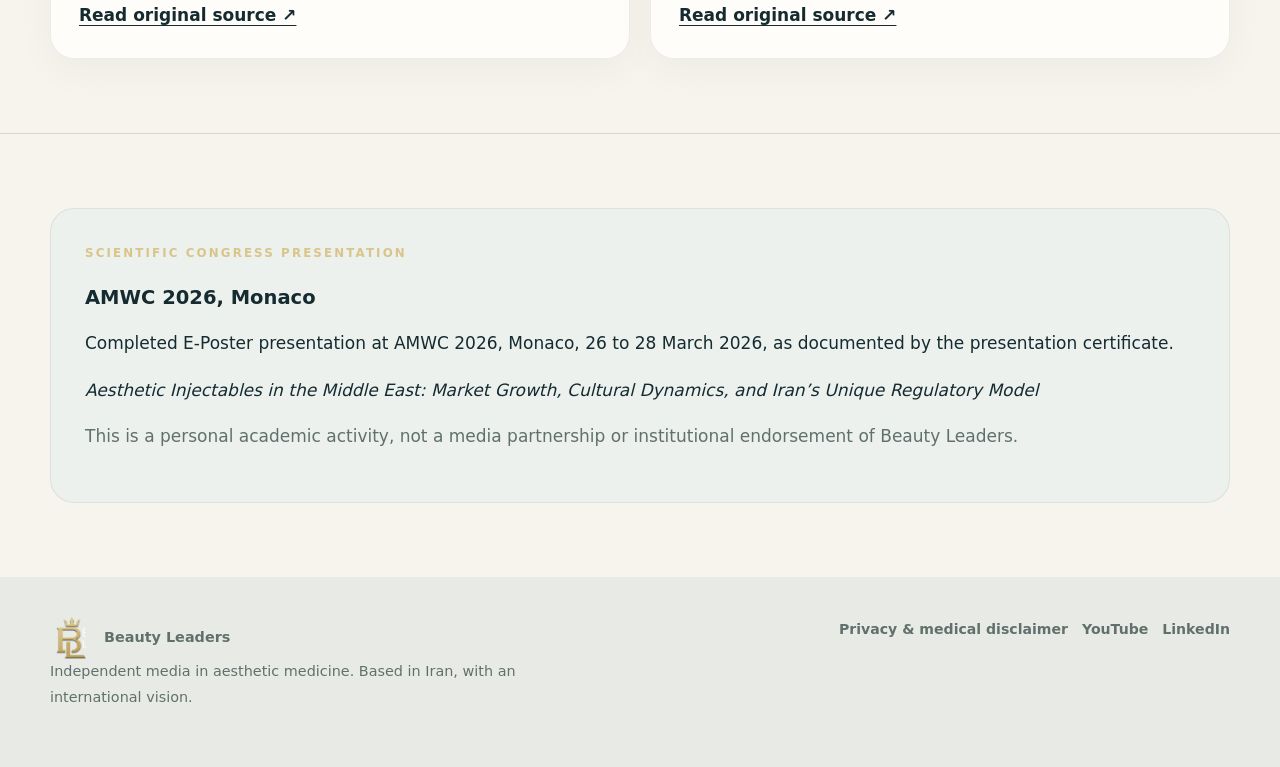
<file: founder.html>
<!doctype html><html lang="en" dir="ltr"><head><meta charset="utf-8"><meta name="robots" content="noindex,nofollow"><meta name="viewport" content="width=device-width,initial-scale=1"><title>Beauty Leaders | Founder &amp; host</title><meta name="description" content="Iman Azarkhish is a biomedical engineer, entrepreneur and founder and host of Beauty Leaders."><meta property="og:type" content="website"><meta property="og:title" content="Beauty Leaders | Founder &amp; host"><meta property="og:description" content="Iman Azarkhish is a biomedical engineer, entrepreneur and founder and host of Beauty Leaders."><meta property="og:locale" content="en_US"><link rel="stylesheet" href="assets/site.css"><script type="application/ld+json">{"@context": "https://schema.org", "@type": "Organization", "name": "Beauty Leaders", "alternateName": "رهبران زیبایی", "description": "Independent media initiative in aesthetic medicine, based in Iran with an international vision.", "founder": {"@type": "Person", "name": "Iman Azarkhish", "jobTitle": "Founder and host"}}</script></head><body><a class="skip" href="#main">Skip to content</a><header class="top"><div class="wrap"><a class="brand" href="index.html"><img class="brand-mark" src="assets/img/logo-monogram.png" alt="Beauty Leaders logo"><span class="brand-text"><b>Beauty Leaders</b><small>Aesthetic medicine • Independent media</small></span></a><nav aria-label="Main navigation"><a href="index.html">Home</a><a href="about.html">About & mission</a><a href="conversations.html">Conversations</a><a href="founder.html" aria-current="page">Founder</a><a href="editorial.html">Editorial principles</a><a href="collaborate.html">Collaboration</a><a class="lang" href="fa/founder.html" lang="fa">فارسی</a></nav></div></header><main id="main"><section class="page-head"><div class="wrap"><p class="kicker">Founder & host</p><h1>Iman Azarkhish</h1><p class="lead">Biomedical engineer, entrepreneur and media founder.</p></div></section><section class="section"><div class="wrap founder-grid"><div class="image-frame tall"><img src="assets/img/iman-azarkhish.webp" alt="Portrait of Iman Azarkhish"><span class="badge">Beauty Leaders founder</span></div><div><div class="founder-card"><p>Iman Azarkhish is the founder and host of Beauty Leaders. He has over 15 years of professional and international experience in the medical aesthetics industry, with work spanning medical technology, regulatory processes, market development, professional education and public dialogue.</p><p>He is also the founder and CEO of Shafa Tajhiz Azarakhsh, a company active in the medical aesthetics industry. This professional interest is disclosed in order to distinguish his commercial role from the editorial purpose of Beauty Leaders.</p><p>A graduate of Amirkabir University of Technology in Biomedical Engineering, he combines technical training with industry experience and a long standing interest in the ethical and human dimensions of aesthetic medicine.</p><a class="btn" href="https://www.linkedin.com/in/imanazarkhish" rel="noopener noreferrer">Professional profile on LinkedIn ↗</a></div><div class="quickfacts"><div class="fact"><b>15+</b><span>years in medical aesthetics</span></div><div class="fact"><b>2012</b><span>peer reviewed first author paper</span></div><div class="fact"><b>2026</b><span>AMWC Monaco e-poster presentation</span></div></div></div></div></section><section class="section"><div class="wrap"><p class="kicker">Selected works</p><h2>Academic & professional writing</h2><div class="cards"><article class="card"><p class="kicker">Journal of Medical Systems</p><h3>Artificial Intelligence Models for Predicting Iron Deficiency Anemia and Iron Serum Level Based on Accessible Laboratory Data</h3><p>2012 · Original research · First author</p><a href="https://pubmed.ncbi.nlm.nih.gov/21503744/" rel="noopener noreferrer">Read original source ↗</a></article><article class="card"><p class="kicker">Modern Aesthetics</p><h3>10 Mistakes by Device Brands Entering New Markets</h3><p>Professional industry article</p><a href="https://modernaesthetics.com/topics/energy-based-devices/10-mistakes-by-device-brands-entering-new-markets/39731/" rel="noopener noreferrer">Read original source ↗</a></article></div></div></section><section class="section"><div class="wrap"><div class="callout"><p class="kicker">Scientific congress presentation</p><h3>AMWC 2026, Monaco</h3><p>Completed E-Poster presentation at AMWC 2026, Monaco, 26 to 28 March 2026, as documented by the presentation certificate.</p><p><i>Aesthetic Injectables in the Middle East: Market Growth, Cultural Dynamics, and Iran’s Unique Regulatory Model</i></p><p class="muted">This is a personal academic activity, not a media partnership or institutional endorsement of Beauty Leaders.</p></div></div></section></main><footer><div class="wrap"><div><div class="foot-brand"><img src="assets/img/logo-monogram.png" alt="Beauty Leaders monogram"><div><b>Beauty Leaders</b></div></div><p>Independent media in aesthetic medicine. Based in Iran, with an international vision.</p></div><nav aria-label="Footer"><a href="privacy.html">Privacy & medical disclaimer</a><a href="https://www.youtube.com/playlist?list=PLkas6C6a0G057Z3ot9DUJVIbZf4UoRPFV" rel="noopener noreferrer">YouTube</a><a href="https://www.linkedin.com/in/imanazarkhish" rel="noopener noreferrer">LinkedIn</a></nav></div></footer><script src="assets/search.js" defer></script></body></html>
</file>
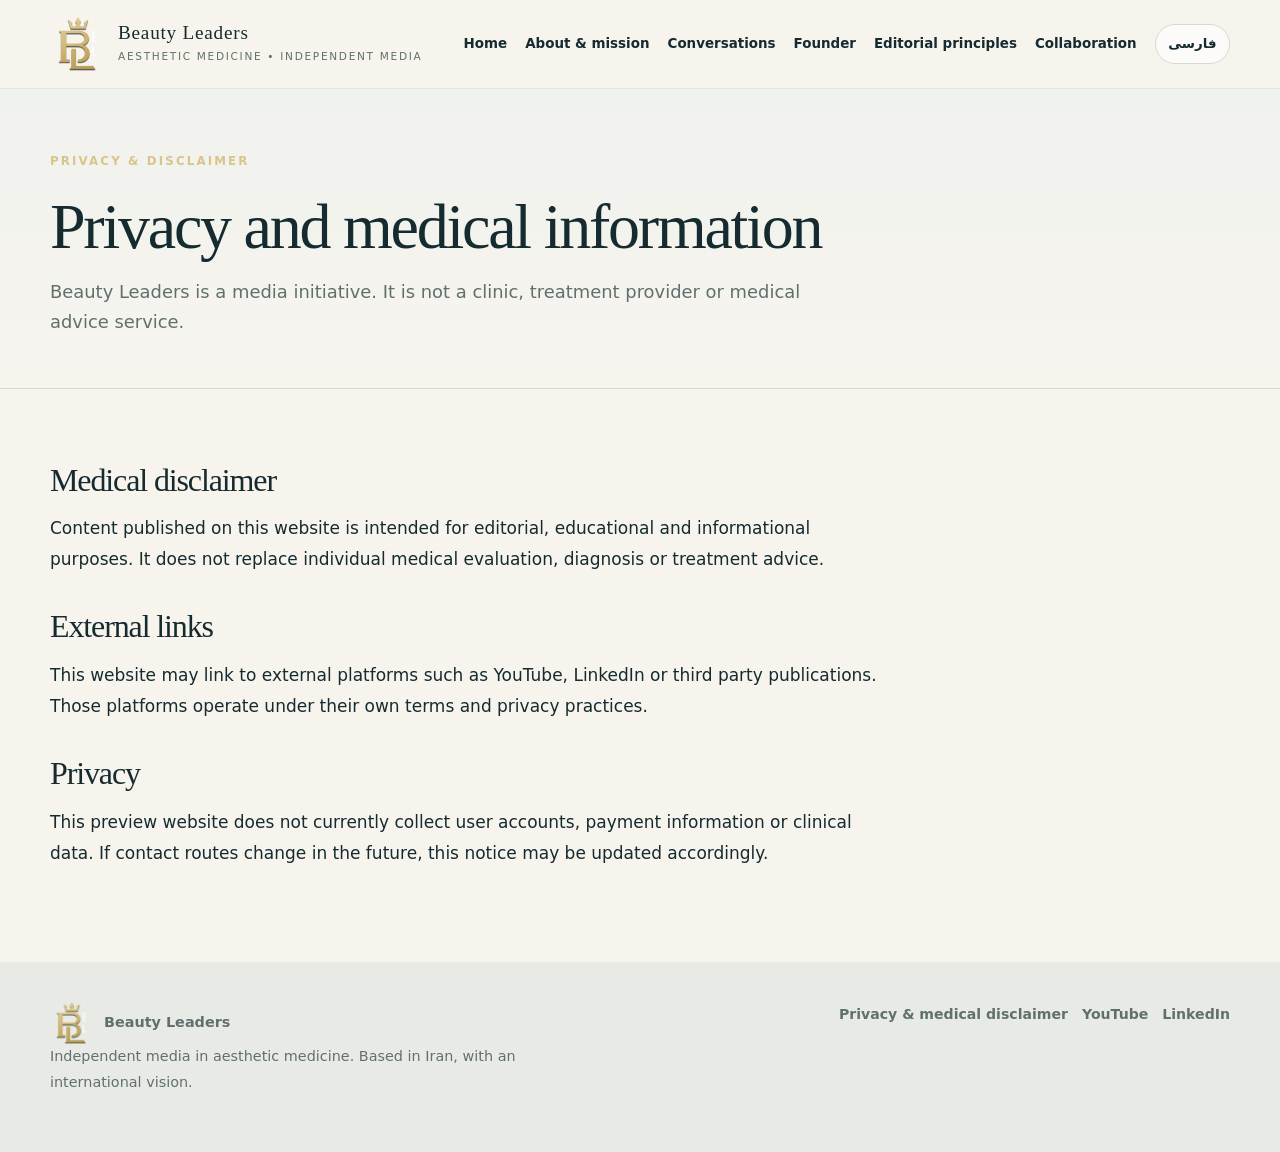
<file: privacy.html>
<!doctype html><html lang="en" dir="ltr"><head><meta charset="utf-8"><meta name="robots" content="noindex,nofollow"><meta name="viewport" content="width=device-width,initial-scale=1"><title>Beauty Leaders | Privacy &amp; medical disclaimer</title><meta name="description" content="Privacy information and medical disclaimer."><meta property="og:type" content="website"><meta property="og:title" content="Beauty Leaders | Privacy &amp; medical disclaimer"><meta property="og:description" content="Privacy information and medical disclaimer."><meta property="og:locale" content="en_US"><link rel="stylesheet" href="assets/site.css"><script type="application/ld+json">{"@context": "https://schema.org", "@type": "Organization", "name": "Beauty Leaders", "alternateName": "رهبران زیبایی", "description": "Independent media initiative in aesthetic medicine, based in Iran with an international vision.", "founder": {"@type": "Person", "name": "Iman Azarkhish", "jobTitle": "Founder and host"}}</script></head><body><a class="skip" href="#main">Skip to content</a><header class="top"><div class="wrap"><a class="brand" href="index.html"><img class="brand-mark" src="assets/img/logo-monogram.png" alt="Beauty Leaders logo"><span class="brand-text"><b>Beauty Leaders</b><small>Aesthetic medicine • Independent media</small></span></a><nav aria-label="Main navigation"><a href="index.html">Home</a><a href="about.html">About & mission</a><a href="conversations.html">Conversations</a><a href="founder.html">Founder</a><a href="editorial.html">Editorial principles</a><a href="collaborate.html">Collaboration</a><a class="lang" href="fa/privacy.html" lang="fa">فارسی</a></nav></div></header><main id="main"><section class="page-head"><div class="wrap"><p class="kicker">Privacy & disclaimer</p><h1>Privacy and medical information</h1><p class="lead">Beauty Leaders is a media initiative. It is not a clinic, treatment provider or medical advice service.</p></div></section><section class="section"><div class="wrap"><div class="prose"><h2>Medical disclaimer</h2><p>Content published on this website is intended for editorial, educational and informational purposes. It does not replace individual medical evaluation, diagnosis or treatment advice.</p><h2>External links</h2><p>This website may link to external platforms such as YouTube, LinkedIn or third party publications. Those platforms operate under their own terms and privacy practices.</p><h2>Privacy</h2><p>This preview website does not currently collect user accounts, payment information or clinical data. If contact routes change in the future, this notice may be updated accordingly.</p></div></div></section></main><footer><div class="wrap"><div><div class="foot-brand"><img src="assets/img/logo-monogram.png" alt="Beauty Leaders monogram"><div><b>Beauty Leaders</b></div></div><p>Independent media in aesthetic medicine. Based in Iran, with an international vision.</p></div><nav aria-label="Footer"><a href="privacy.html">Privacy & medical disclaimer</a><a href="https://www.youtube.com/playlist?list=PLkas6C6a0G057Z3ot9DUJVIbZf4UoRPFV" rel="noopener noreferrer">YouTube</a><a href="https://www.linkedin.com/in/imanazarkhish" rel="noopener noreferrer">LinkedIn</a></nav></div></footer><script src="assets/search.js" defer></script></body></html>
</file>
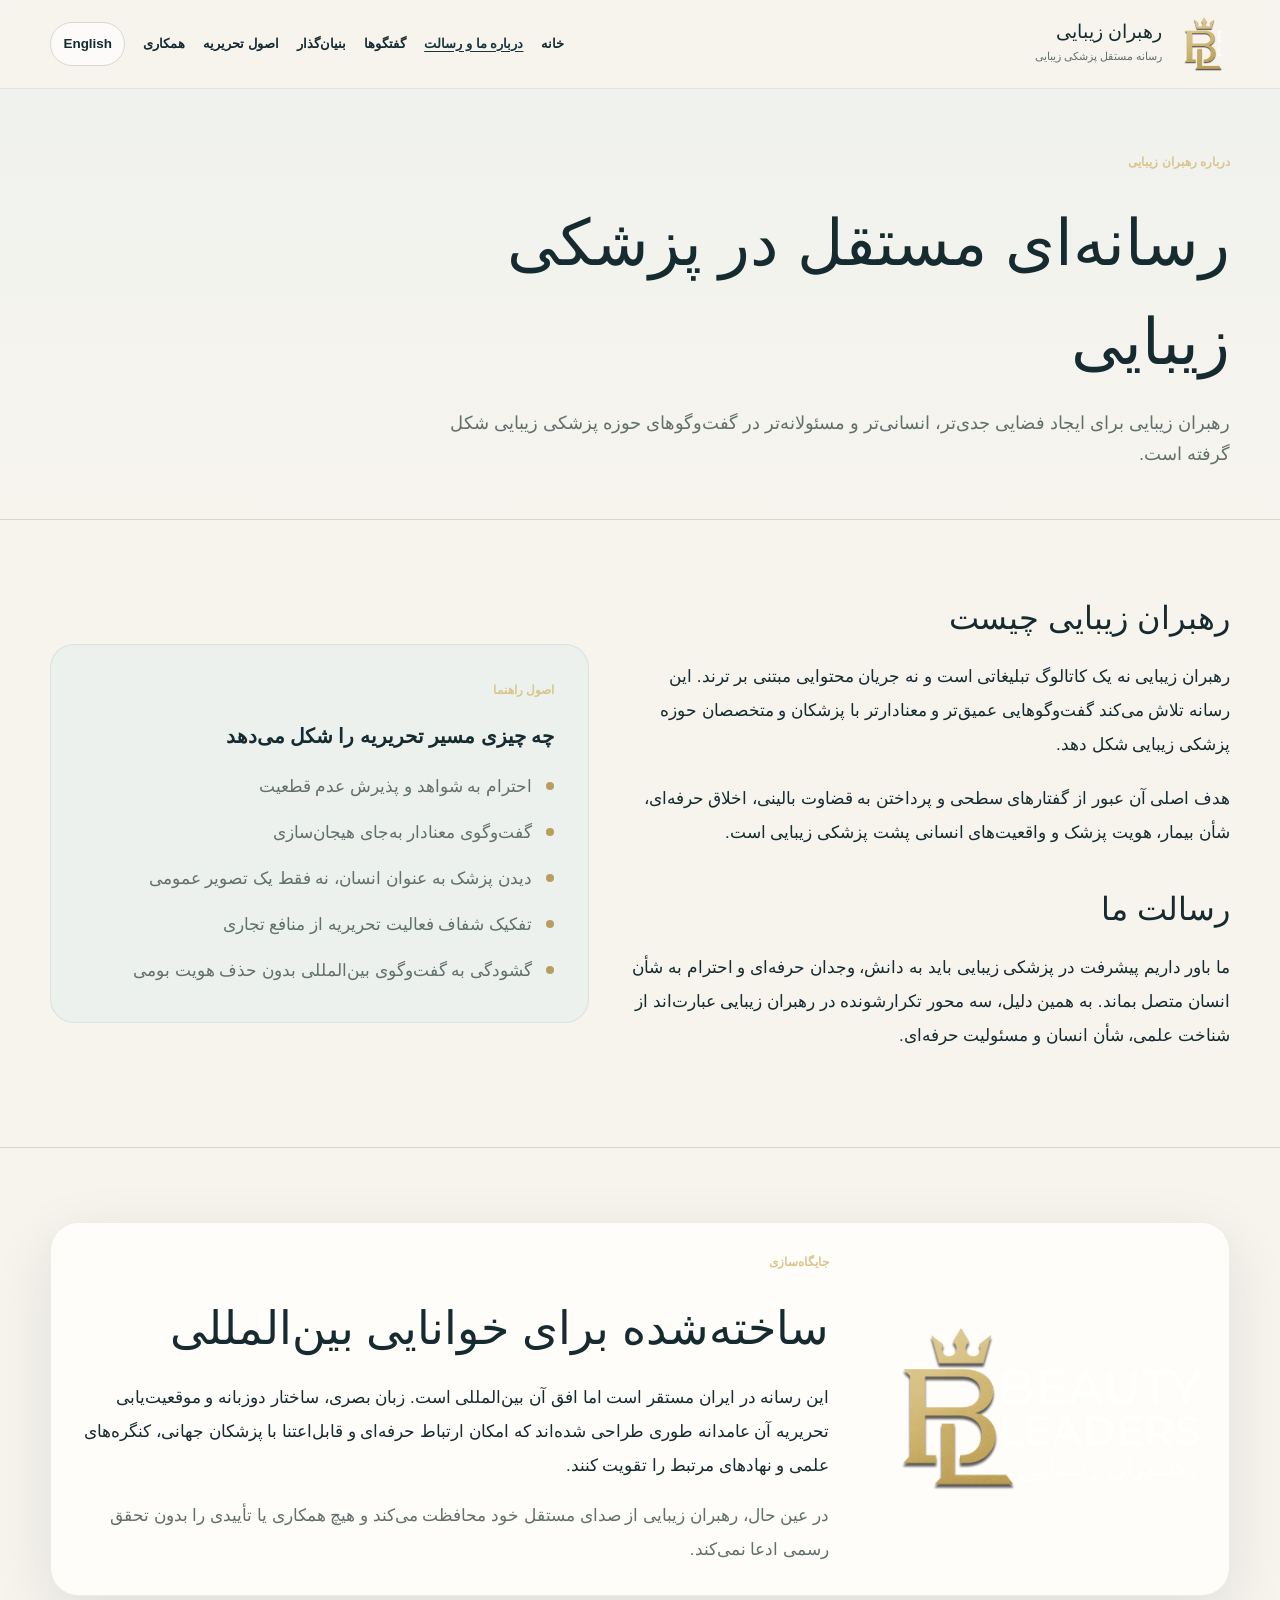
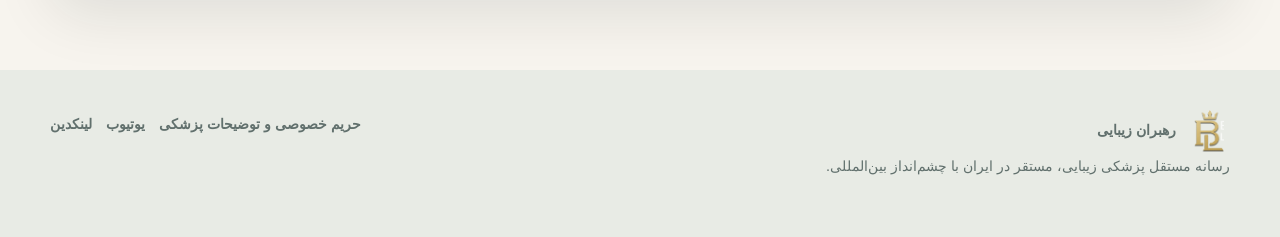
<file: fa/about.html>
<!doctype html><html lang="fa" dir="rtl"><head><meta charset="utf-8"><meta name="robots" content="noindex,nofollow"><meta name="viewport" content="width=device-width,initial-scale=1"><title>رهبران زیبایی | درباره ما و رسالت</title><meta name="description" content="رهبران زیبایی رسانه‌ای مستقل در پزشکی زیبایی با چشم‌انداز بین‌المللی است."><meta property="og:type" content="website"><meta property="og:title" content="رهبران زیبایی | درباره ما و رسالت"><meta property="og:description" content="رهبران زیبایی رسانه‌ای مستقل در پزشکی زیبایی با چشم‌انداز بین‌المللی است."><meta property="og:locale" content="fa_IR"><link rel="stylesheet" href="../assets/site.css"><script type="application/ld+json">{"@context": "https://schema.org", "@type": "Organization", "name": "Beauty Leaders", "alternateName": "رهبران زیبایی", "description": "Independent media initiative in aesthetic medicine, based in Iran with an international vision.", "founder": {"@type": "Person", "name": "Iman Azarkhish", "jobTitle": "Founder and host"}}</script></head><body><a class="skip" href="#main">پرش به محتوا</a><header class="top"><div class="wrap"><a class="brand" href="../fa/index.html"><img class="brand-mark" src="../assets/img/logo-monogram.png" alt="Beauty Leaders logo"><span class="brand-text"><b>رهبران زیبایی</b><small>رسانه مستقل پزشکی زیبایی</small></span></a><nav aria-label="منوی اصلی"><a href="../fa/index.html">خانه</a><a href="../fa/about.html" aria-current="page">درباره ما و رسالت</a><a href="../fa/conversations.html">گفتگوها</a><a href="../fa/founder.html">بنیان‌گذار</a><a href="../fa/editorial.html">اصول تحریریه</a><a href="../fa/collaborate.html">همکاری</a><a class="lang" href="../about.html" lang="en">English</a></nav></div></header><main id="main"><section class="page-head"><div class="wrap"><p class="kicker">درباره رهبران زیبایی</p><h1>رسانه‌ای مستقل در پزشکی زیبایی</h1><p class="lead">رهبران زیبایی برای ایجاد فضایی جدی‌تر، انسانی‌تر و مسئولانه‌تر در گفت‌وگوهای حوزه پزشکی زیبایی شکل گرفته است.</p></div></section><section class="section"><div class="wrap split"><div class="prose"><h2>رهبران زیبایی چیست</h2><p>رهبران زیبایی نه یک کاتالوگ تبلیغاتی است و نه جریان محتوایی مبتنی بر ترند. این رسانه تلاش می‌کند گفت‌وگوهایی عمیق‌تر و معنادارتر با پزشکان و متخصصان حوزه پزشکی زیبایی شکل دهد.</p><p>هدف اصلی آن عبور از گفتارهای سطحی و پرداختن به قضاوت بالینی، اخلاق حرفه‌ای، شأن بیمار، هویت پزشک و واقعیت‌های انسانی پشت پزشکی زیبایی است.</p><h2>رسالت ما</h2><p>ما باور داریم پیشرفت در پزشکی زیبایی باید به دانش، وجدان حرفه‌ای و احترام به شأن انسان متصل بماند. به همین دلیل، سه محور تکرارشونده در رهبران زیبایی عبارت‌اند از شناخت علمی، شأن انسان و مسئولیت حرفه‌ای.</p></div><div class="callout"><p class="kicker">اصول راهنما</p><h3>چه چیزی مسیر تحریریه را شکل می‌دهد</h3><ul class="feature-list"><li>احترام به شواهد و پذیرش عدم قطعیت</li><li>گفت‌وگوی معنادار به‌جای هیجان‌سازی</li><li>دیدن پزشک به عنوان انسان، نه فقط یک تصویر عمومی</li><li>تفکیک شفاف فعالیت تحریریه از منافع تجاری</li><li>گشودگی به گفت‌وگوی بین‌المللی بدون حذف هویت بومی</li></ul></div></div></section><section class="section"><div class="wrap"><div class="panel logo-panel"><img class="logo-full" src="../assets/img/logo-beauty-leaders.png" alt="لوگوی کامل رهبران زیبایی"><div><p class="kicker">جایگاه‌سازی</p><h2>ساخته‌شده برای خوانایی بین‌المللی</h2><p>این رسانه در ایران مستقر است اما افق آن بین‌المللی است. زبان بصری، ساختار دوزبانه و موقعیت‌یابی تحریریه آن عامدانه طوری طراحی شده‌اند که امکان ارتباط حرفه‌ای و قابل‌اعتنا با پزشکان جهانی، کنگره‌های علمی و نهادهای مرتبط را تقویت کنند.</p><p class="muted">در عین حال، رهبران زیبایی از صدای مستقل خود محافظت می‌کند و هیچ همکاری یا تأییدی را بدون تحقق رسمی ادعا نمی‌کند.</p></div></div></div></section></main><footer><div class="wrap"><div><div class="foot-brand"><img src="../assets/img/logo-monogram.png" alt="Beauty Leaders monogram"><div><b>رهبران زیبایی</b></div></div><p>رسانه مستقل پزشکی زیبایی، مستقر در ایران با چشم‌انداز بین‌المللی.</p></div><nav aria-label="Footer"><a href="../fa/privacy.html">حریم خصوصی و توضیحات پزشکی</a><a href="https://www.youtube.com/playlist?list=PLkas6C6a0G057Z3ot9DUJVIbZf4UoRPFV" rel="noopener noreferrer">یوتیوب</a><a href="https://www.linkedin.com/in/imanazarkhish" rel="noopener noreferrer">لینکدین</a></nav></div></footer><script src="../assets/search.js" defer></script></body></html>
</file>
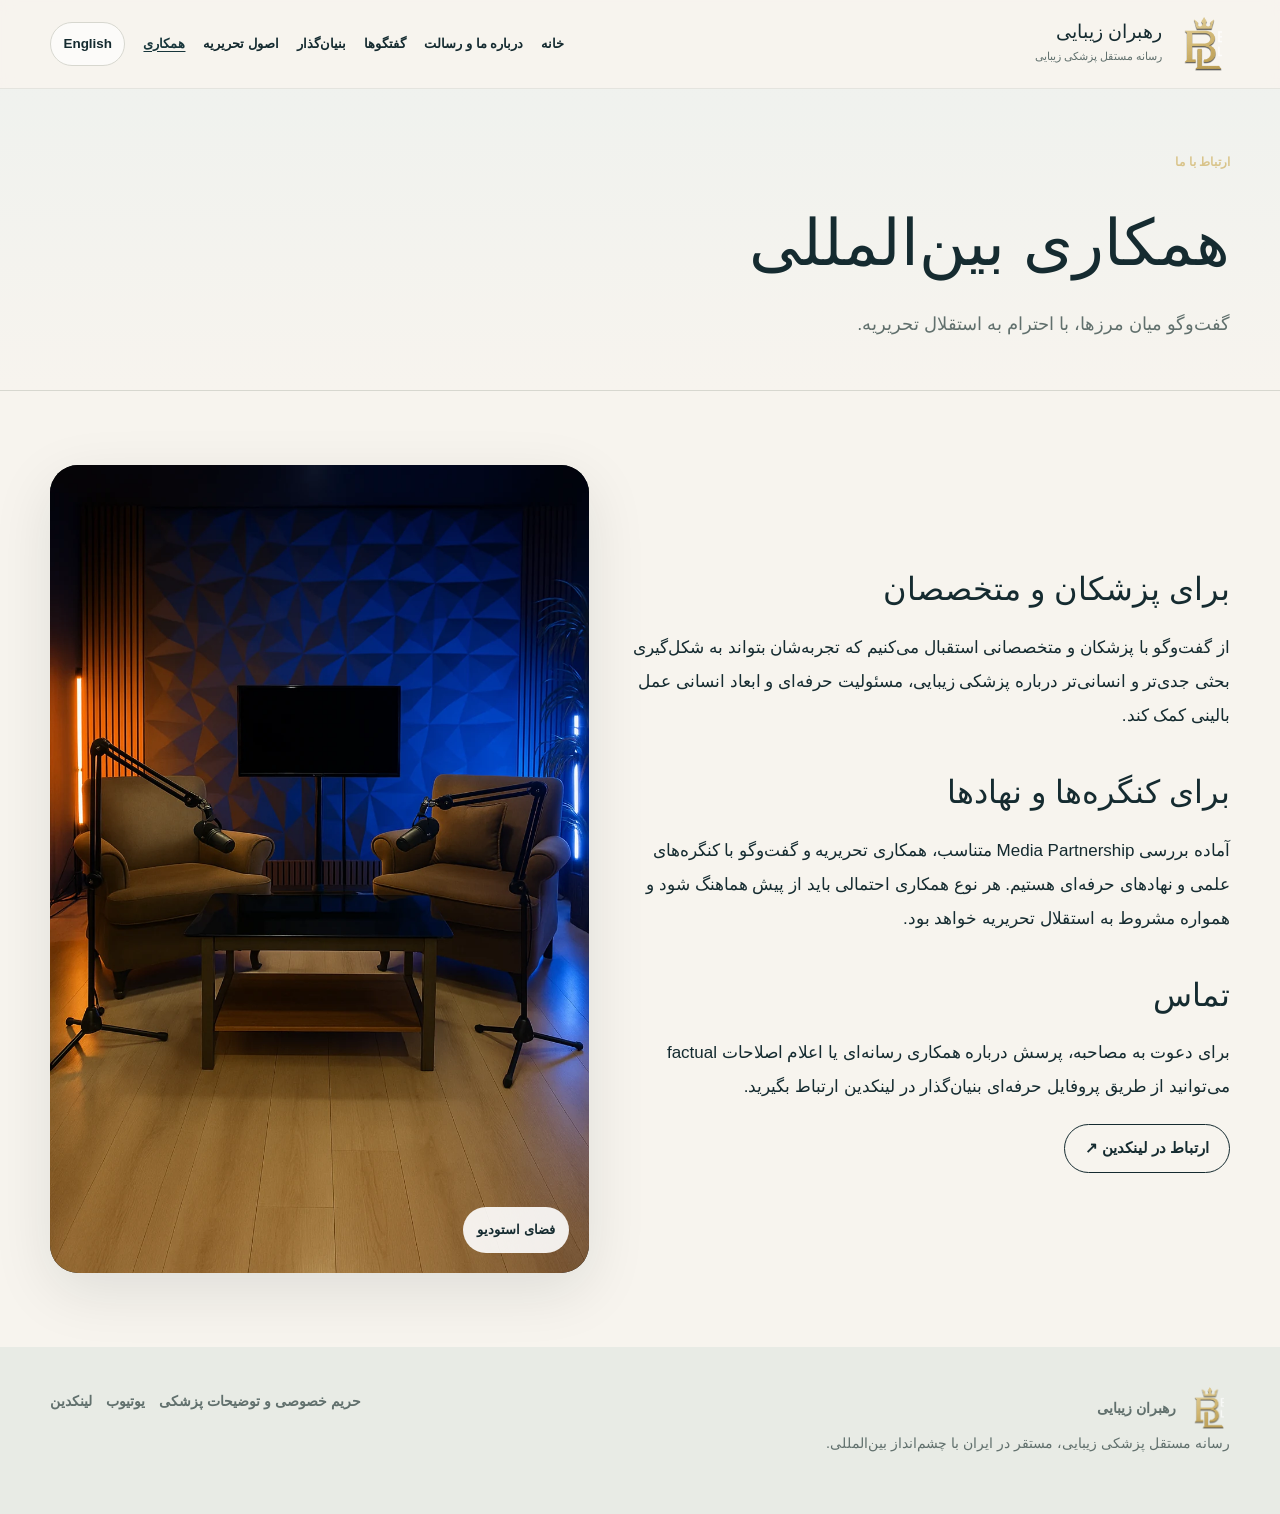
<file: fa/collaborate.html>
<!doctype html><html lang="fa" dir="rtl"><head><meta charset="utf-8"><meta name="robots" content="noindex,nofollow"><meta name="viewport" content="width=device-width,initial-scale=1"><title>رهبران زیبایی | همکاری بین‌المللی</title><meta name="description" content="مسیرهای گفت‌وگو و همکاری رسانه‌ای با رهبران زیبایی."><meta property="og:type" content="website"><meta property="og:title" content="رهبران زیبایی | همکاری بین‌المللی"><meta property="og:description" content="مسیرهای گفت‌وگو و همکاری رسانه‌ای با رهبران زیبایی."><meta property="og:locale" content="fa_IR"><link rel="stylesheet" href="../assets/site.css"><script type="application/ld+json">{"@context": "https://schema.org", "@type": "Organization", "name": "Beauty Leaders", "alternateName": "رهبران زیبایی", "description": "Independent media initiative in aesthetic medicine, based in Iran with an international vision.", "founder": {"@type": "Person", "name": "Iman Azarkhish", "jobTitle": "Founder and host"}}</script></head><body><a class="skip" href="#main">پرش به محتوا</a><header class="top"><div class="wrap"><a class="brand" href="../fa/index.html"><img class="brand-mark" src="../assets/img/logo-monogram.png" alt="Beauty Leaders logo"><span class="brand-text"><b>رهبران زیبایی</b><small>رسانه مستقل پزشکی زیبایی</small></span></a><nav aria-label="منوی اصلی"><a href="../fa/index.html">خانه</a><a href="../fa/about.html">درباره ما و رسالت</a><a href="../fa/conversations.html">گفتگوها</a><a href="../fa/founder.html">بنیان‌گذار</a><a href="../fa/editorial.html">اصول تحریریه</a><a href="../fa/collaborate.html" aria-current="page">همکاری</a><a class="lang" href="../collaborate.html" lang="en">English</a></nav></div></header><main id="main"><section class="page-head"><div class="wrap"><p class="kicker">ارتباط با ما</p><h1>همکاری بین‌المللی</h1><p class="lead">گفت‌وگو میان مرزها، با احترام به استقلال تحریریه.</p></div></section><section class="section"><div class="wrap split"><div class="prose"><h2>برای پزشکان و متخصصان</h2><p>از گفت‌وگو با پزشکان و متخصصانی استقبال می‌کنیم که تجربه‌شان بتواند به شکل‌گیری بحثی جدی‌تر و انسانی‌تر درباره پزشکی زیبایی، مسئولیت حرفه‌ای و ابعاد انسانی عمل بالینی کمک کند.</p><h2>برای کنگره‌ها و نهادها</h2><p>آماده بررسی Media Partnership متناسب، همکاری تحریریه و گفت‌وگو با کنگره‌های علمی و نهادهای حرفه‌ای هستیم. هر نوع همکاری احتمالی باید از پیش هماهنگ شود و همواره مشروط به استقلال تحریریه خواهد بود.</p><h2>تماس</h2><p>برای دعوت به مصاحبه، پرسش درباره همکاری رسانه‌ای یا اعلام اصلاحات factual می‌توانید از طریق پروفایل حرفه‌ای بنیان‌گذار در لینکدین ارتباط بگیرید.</p><a class="btn" href="https://www.linkedin.com/in/imanazarkhish" rel="noopener noreferrer">ارتباط در لینکدین ↗</a></div><div class="image-frame medium"><img src="../assets/img/studio.webp" alt="استودیو رهبران زیبایی"><span class="badge">فضای استودیو</span></div></div></section></main><footer><div class="wrap"><div><div class="foot-brand"><img src="../assets/img/logo-monogram.png" alt="Beauty Leaders monogram"><div><b>رهبران زیبایی</b></div></div><p>رسانه مستقل پزشکی زیبایی، مستقر در ایران با چشم‌انداز بین‌المللی.</p></div><nav aria-label="Footer"><a href="../fa/privacy.html">حریم خصوصی و توضیحات پزشکی</a><a href="https://www.youtube.com/playlist?list=PLkas6C6a0G057Z3ot9DUJVIbZf4UoRPFV" rel="noopener noreferrer">یوتیوب</a><a href="https://www.linkedin.com/in/imanazarkhish" rel="noopener noreferrer">لینکدین</a></nav></div></footer><script src="../assets/search.js" defer></script></body></html>
</file>
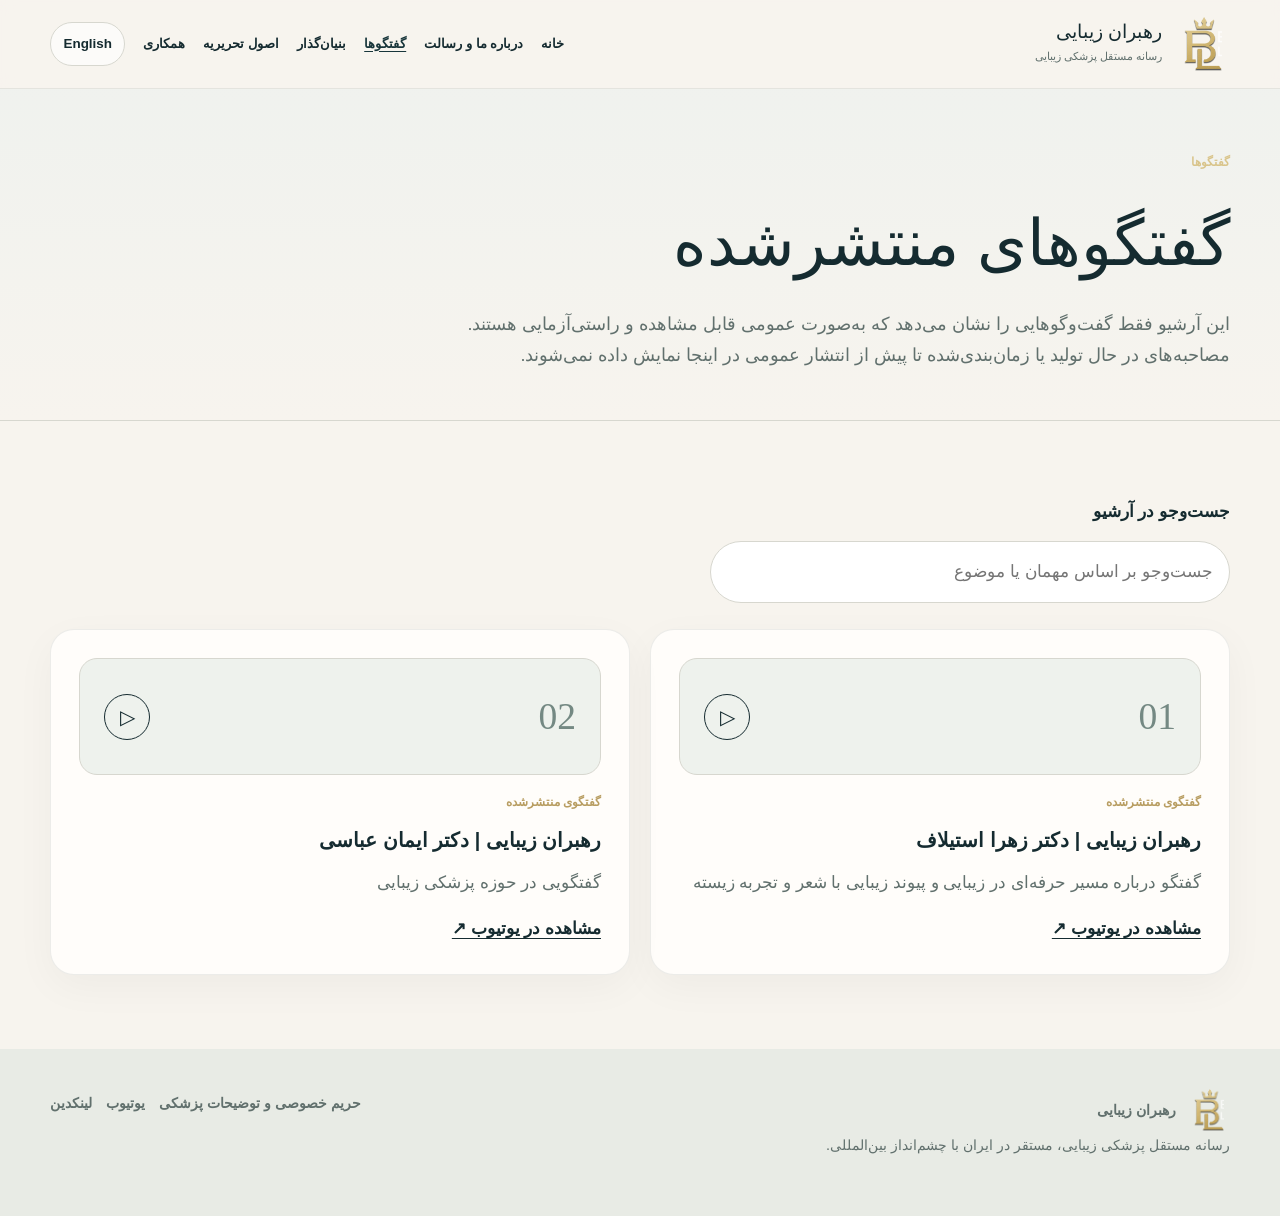
<file: fa/conversations.html>
<!doctype html><html lang="fa" dir="rtl"><head><meta charset="utf-8"><meta name="robots" content="noindex,nofollow"><meta name="viewport" content="width=device-width,initial-scale=1"><title>رهبران زیبایی | گفتگوها</title><meta name="description" content="فهرست گفتگوهای منتشرشده از مجموعه رهبران زیبایی."><meta property="og:type" content="website"><meta property="og:title" content="رهبران زیبایی | گفتگوها"><meta property="og:description" content="فهرست گفتگوهای منتشرشده از مجموعه رهبران زیبایی."><meta property="og:locale" content="fa_IR"><link rel="stylesheet" href="../assets/site.css"><script type="application/ld+json">{"@context": "https://schema.org", "@type": "Organization", "name": "Beauty Leaders", "alternateName": "رهبران زیبایی", "description": "Independent media initiative in aesthetic medicine, based in Iran with an international vision.", "founder": {"@type": "Person", "name": "Iman Azarkhish", "jobTitle": "Founder and host"}}</script></head><body><a class="skip" href="#main">پرش به محتوا</a><header class="top"><div class="wrap"><a class="brand" href="../fa/index.html"><img class="brand-mark" src="../assets/img/logo-monogram.png" alt="Beauty Leaders logo"><span class="brand-text"><b>رهبران زیبایی</b><small>رسانه مستقل پزشکی زیبایی</small></span></a><nav aria-label="منوی اصلی"><a href="../fa/index.html">خانه</a><a href="../fa/about.html">درباره ما و رسالت</a><a href="../fa/conversations.html" aria-current="page">گفتگوها</a><a href="../fa/founder.html">بنیان‌گذار</a><a href="../fa/editorial.html">اصول تحریریه</a><a href="../fa/collaborate.html">همکاری</a><a class="lang" href="../conversations.html" lang="en">English</a></nav></div></header><main id="main"><section class="page-head"><div class="wrap"><p class="kicker">گفتگوها</p><h1>گفتگوهای منتشرشده</h1><p class="lead">این آرشیو فقط گفت‌وگوهایی را نشان می‌دهد که به‌صورت عمومی قابل مشاهده و راستی‌آزمایی هستند. مصاحبه‌های در حال تولید یا زمان‌بندی‌شده تا پیش از انتشار عمومی در اینجا نمایش داده نمی‌شوند.</p></div></section><section class="section"><div class="wrap"><label class="search-label" for="search">جست‌وجو در آرشیو</label><input id="search" class="search" type="search" placeholder="جست‌وجو بر اساس مهمان یا موضوع" oninput="filterCards(this.value)"><div class="cards"><article class="card" data-search="zahra estilaf poetry aesthetics beauty leaders"><div class="video-top"><span class="num">01</span><span class="play" aria-hidden="true">▷</span></div><p class="kicker">گفتگوی منتشرشده</p><h3>رهبران زیبایی | دکتر زهرا استیلاف</h3><p>گفتگو درباره مسیر حرفه‌ای در زیبایی و پیوند زیبایی با شعر و تجربه زیسته</p><a href="https://www.youtube.com/watch?v=8kPGAjwnibs" rel="noopener noreferrer">مشاهده در یوتیوب ↗</a></article><article class="card" data-search="iman abbasi aesthetic medicine beauty leaders"><div class="video-top"><span class="num">02</span><span class="play" aria-hidden="true">▷</span></div><p class="kicker">گفتگوی منتشرشده</p><h3>رهبران زیبایی | دکتر ایمان عباسی</h3><p>گفتگویی در حوزه پزشکی زیبایی</p><a href="https://www.youtube.com/watch?v=1VzRXwutS1c" rel="noopener noreferrer">مشاهده در یوتیوب ↗</a></article></div></div></section></main><footer><div class="wrap"><div><div class="foot-brand"><img src="../assets/img/logo-monogram.png" alt="Beauty Leaders monogram"><div><b>رهبران زیبایی</b></div></div><p>رسانه مستقل پزشکی زیبایی، مستقر در ایران با چشم‌انداز بین‌المللی.</p></div><nav aria-label="Footer"><a href="../fa/privacy.html">حریم خصوصی و توضیحات پزشکی</a><a href="https://www.youtube.com/playlist?list=PLkas6C6a0G057Z3ot9DUJVIbZf4UoRPFV" rel="noopener noreferrer">یوتیوب</a><a href="https://www.linkedin.com/in/imanazarkhish" rel="noopener noreferrer">لینکدین</a></nav></div></footer><script src="../assets/search.js" defer></script></body></html>
</file>
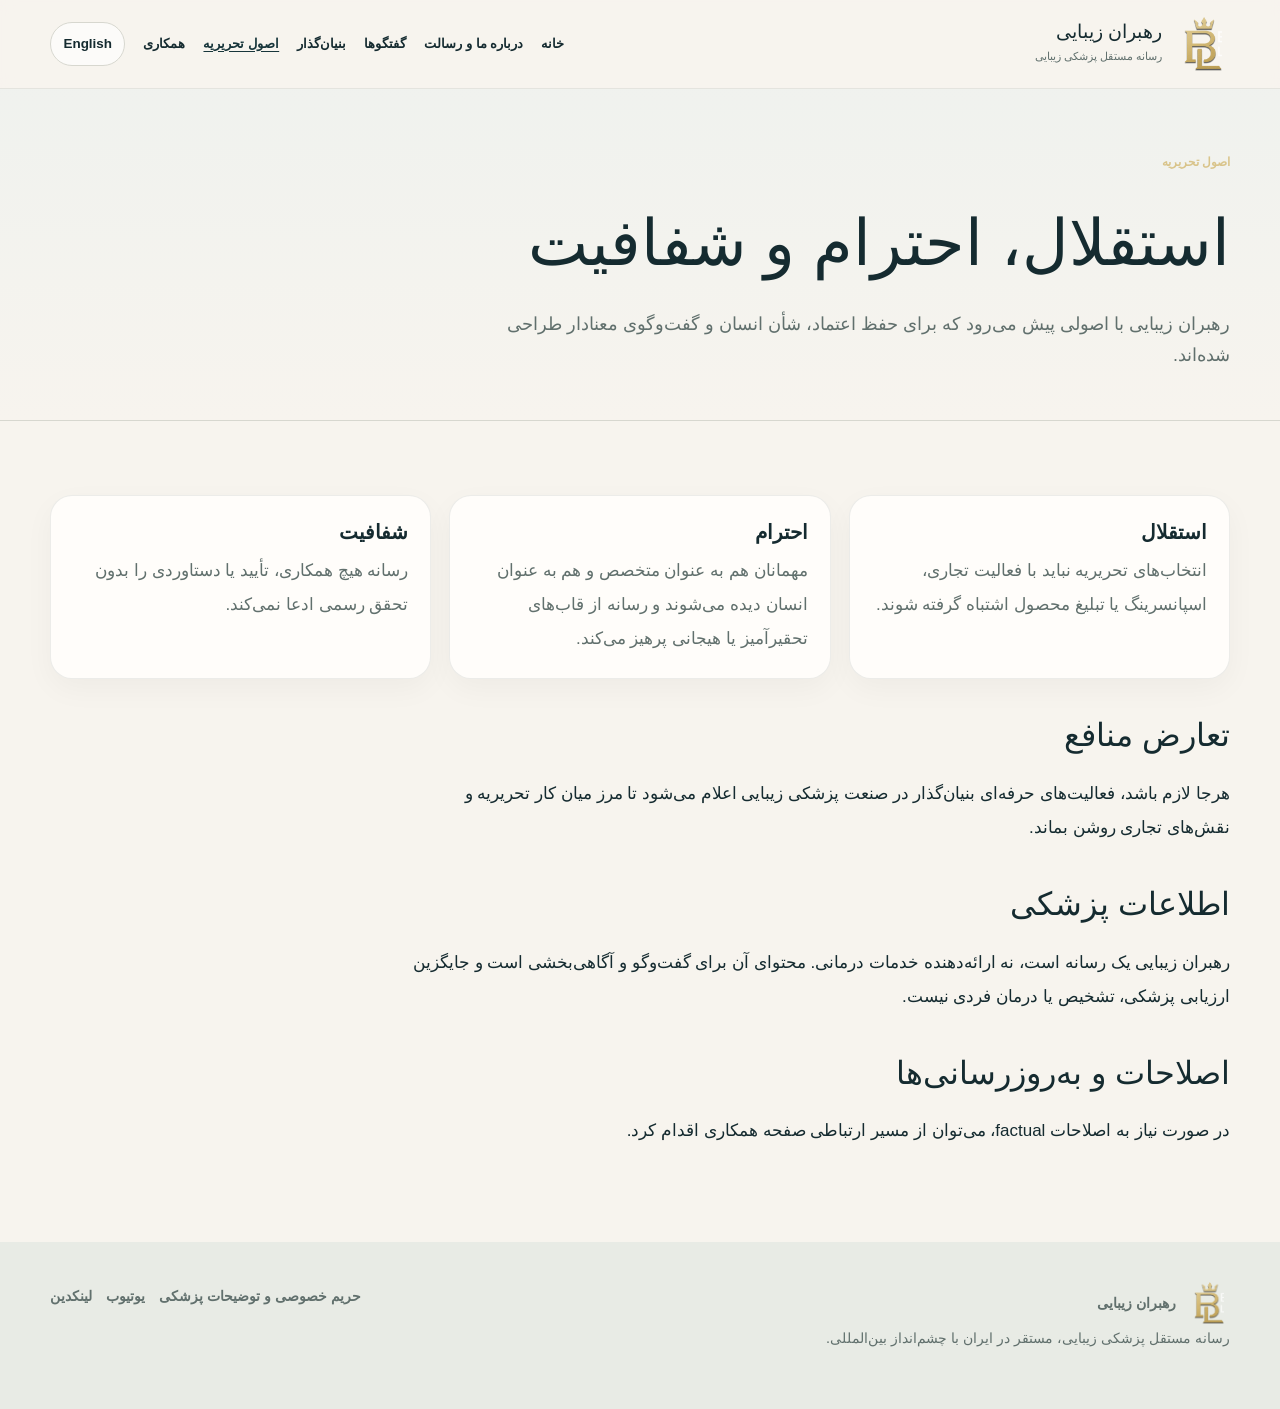
<file: fa/editorial.html>
<!doctype html><html lang="fa" dir="rtl"><head><meta charset="utf-8"><meta name="robots" content="noindex,nofollow"><meta name="viewport" content="width=device-width,initial-scale=1"><title>رهبران زیبایی | اصول تحریریه</title><meta name="description" content="اصول تحریریه و سیاست استقلال رسانه رهبران زیبایی."><meta property="og:type" content="website"><meta property="og:title" content="رهبران زیبایی | اصول تحریریه"><meta property="og:description" content="اصول تحریریه و سیاست استقلال رسانه رهبران زیبایی."><meta property="og:locale" content="fa_IR"><link rel="stylesheet" href="../assets/site.css"><script type="application/ld+json">{"@context": "https://schema.org", "@type": "Organization", "name": "Beauty Leaders", "alternateName": "رهبران زیبایی", "description": "Independent media initiative in aesthetic medicine, based in Iran with an international vision.", "founder": {"@type": "Person", "name": "Iman Azarkhish", "jobTitle": "Founder and host"}}</script></head><body><a class="skip" href="#main">پرش به محتوا</a><header class="top"><div class="wrap"><a class="brand" href="../fa/index.html"><img class="brand-mark" src="../assets/img/logo-monogram.png" alt="Beauty Leaders logo"><span class="brand-text"><b>رهبران زیبایی</b><small>رسانه مستقل پزشکی زیبایی</small></span></a><nav aria-label="منوی اصلی"><a href="../fa/index.html">خانه</a><a href="../fa/about.html">درباره ما و رسالت</a><a href="../fa/conversations.html">گفتگوها</a><a href="../fa/founder.html">بنیان‌گذار</a><a href="../fa/editorial.html" aria-current="page">اصول تحریریه</a><a href="../fa/collaborate.html">همکاری</a><a class="lang" href="../editorial.html" lang="en">English</a></nav></div></header><main id="main"><section class="page-head"><div class="wrap"><p class="kicker">اصول تحریریه</p><h1>استقلال، احترام و شفافیت</h1><p class="lead">رهبران زیبایی با اصولی پیش می‌رود که برای حفظ اعتماد، شأن انسان و گفت‌وگوی معنادار طراحی شده‌اند.</p></div></section><section class="section"><div class="wrap"><div class="values"><div class="value"><h3>استقلال</h3><p>انتخاب‌های تحریریه نباید با فعالیت تجاری، اسپانسرینگ یا تبلیغ محصول اشتباه گرفته شوند.</p></div><div class="value"><h3>احترام</h3><p>مهمانان هم به عنوان متخصص و هم به عنوان انسان دیده می‌شوند و رسانه از قاب‌های تحقیرآمیز یا هیجانی پرهیز می‌کند.</p></div><div class="value"><h3>شفافیت</h3><p>رسانه هیچ همکاری، تأیید یا دستاوردی را بدون تحقق رسمی ادعا نمی‌کند.</p></div></div><div class="prose" style="margin-top:32px"><h2>تعارض منافع</h2><p>هرجا لازم باشد، فعالیت‌های حرفه‌ای بنیان‌گذار در صنعت پزشکی زیبایی اعلام می‌شود تا مرز میان کار تحریریه و نقش‌های تجاری روشن بماند.</p><h2>اطلاعات پزشکی</h2><p>رهبران زیبایی یک رسانه است، نه ارائه‌دهنده خدمات درمانی. محتوای آن برای گفت‌وگو و آگاهی‌بخشی است و جایگزین ارزیابی پزشکی، تشخیص یا درمان فردی نیست.</p><h2>اصلاحات و به‌روزرسانی‌ها</h2><p>در صورت نیاز به اصلاحات factual، می‌توان از مسیر ارتباطی صفحه همکاری اقدام کرد.</p></div></div></section></main><footer><div class="wrap"><div><div class="foot-brand"><img src="../assets/img/logo-monogram.png" alt="Beauty Leaders monogram"><div><b>رهبران زیبایی</b></div></div><p>رسانه مستقل پزشکی زیبایی، مستقر در ایران با چشم‌انداز بین‌المللی.</p></div><nav aria-label="Footer"><a href="../fa/privacy.html">حریم خصوصی و توضیحات پزشکی</a><a href="https://www.youtube.com/playlist?list=PLkas6C6a0G057Z3ot9DUJVIbZf4UoRPFV" rel="noopener noreferrer">یوتیوب</a><a href="https://www.linkedin.com/in/imanazarkhish" rel="noopener noreferrer">لینکدین</a></nav></div></footer><script src="../assets/search.js" defer></script></body></html>
</file>
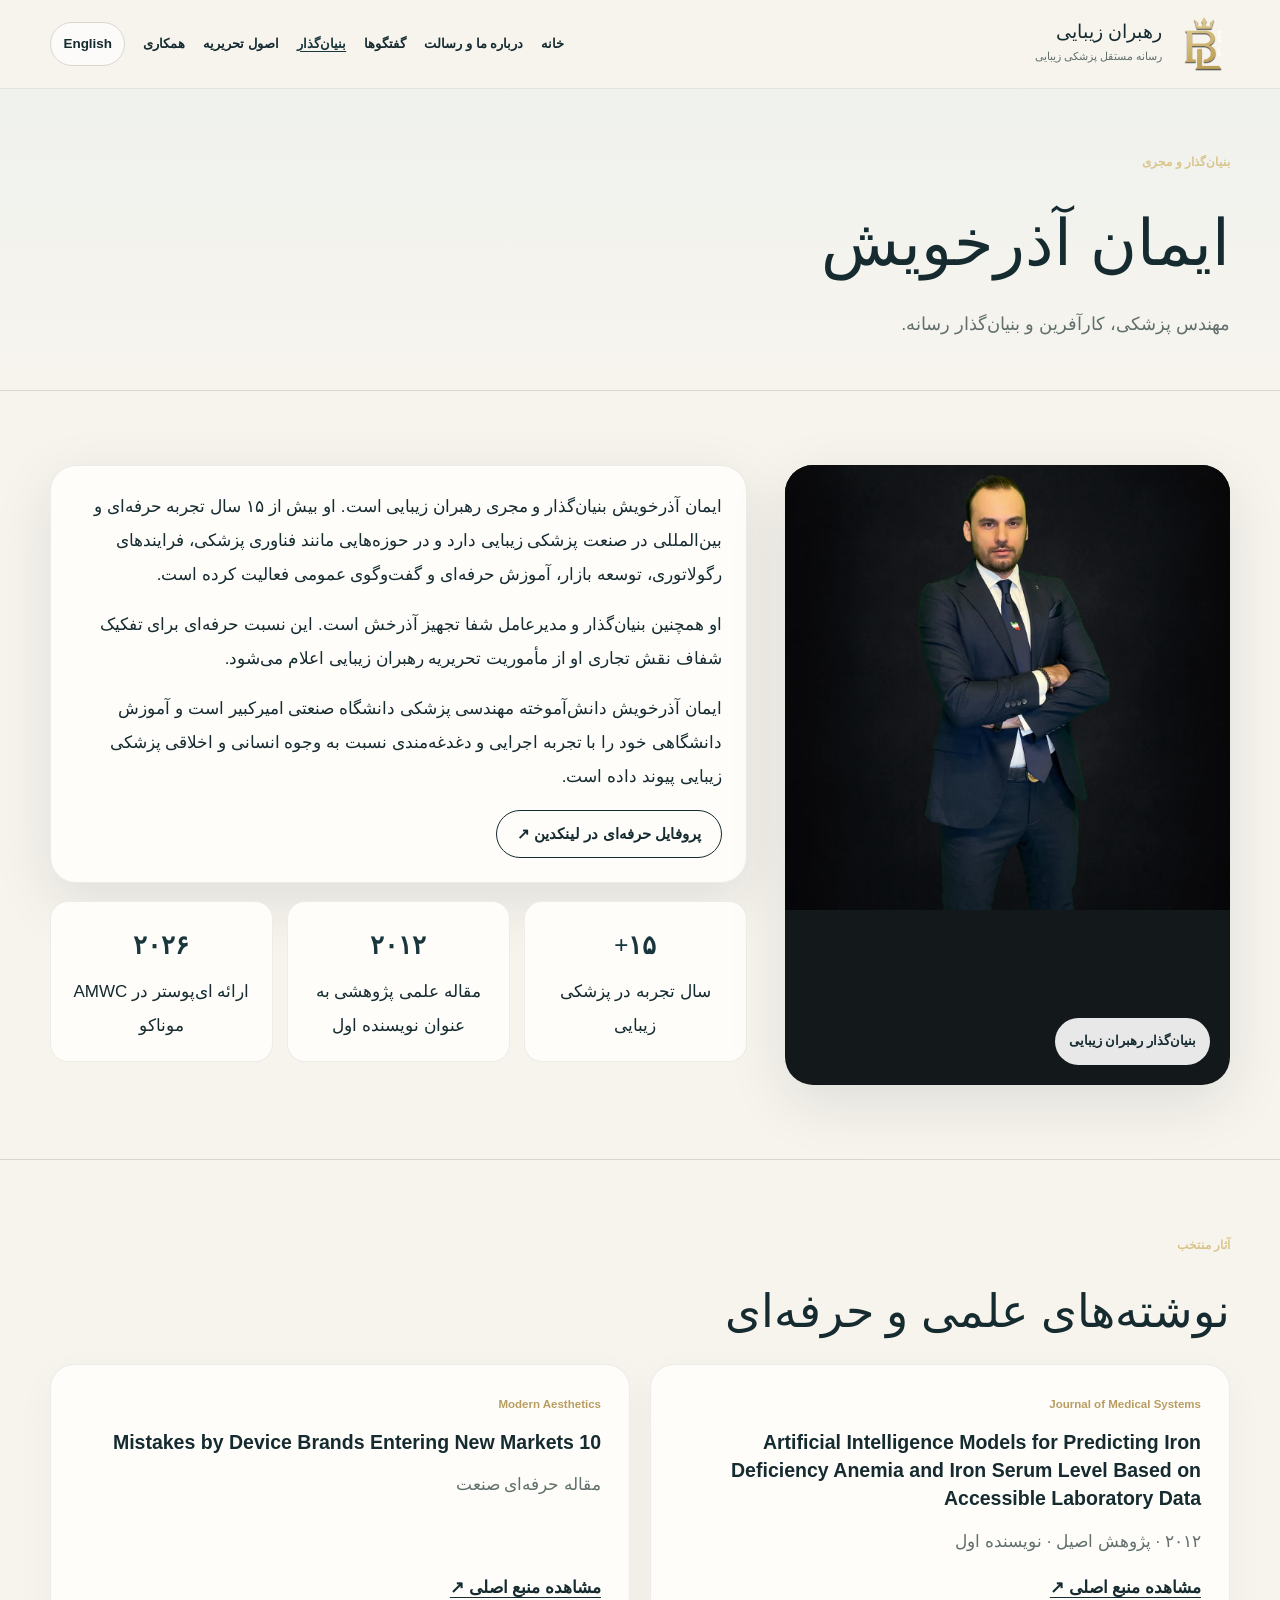
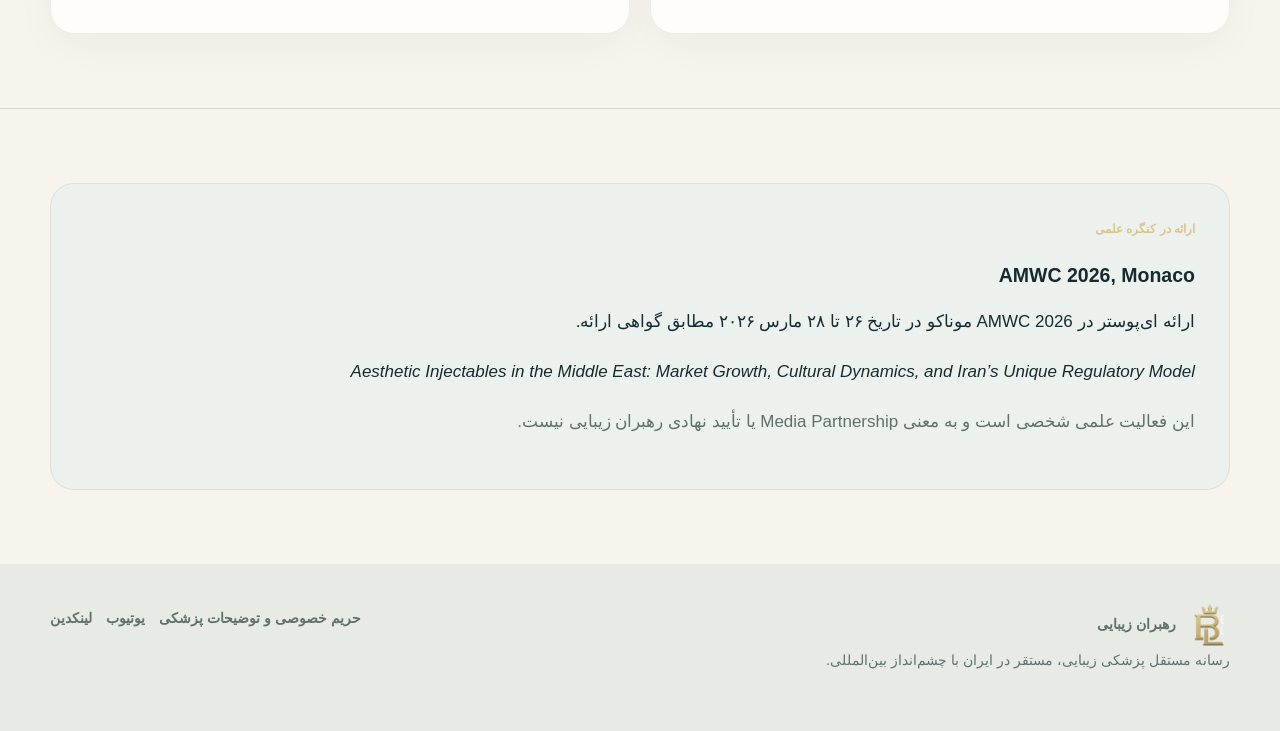
<file: fa/founder.html>
<!doctype html><html lang="fa" dir="rtl"><head><meta charset="utf-8"><meta name="robots" content="noindex,nofollow"><meta name="viewport" content="width=device-width,initial-scale=1"><title>رهبران زیبایی | بنیان‌گذار و مجری</title><meta name="description" content="ایمان آذرخویش مهندس پزشکی، کارآفرین و بنیان‌گذار و مجری رهبران زیبایی است."><meta property="og:type" content="website"><meta property="og:title" content="رهبران زیبایی | بنیان‌گذار و مجری"><meta property="og:description" content="ایمان آذرخویش مهندس پزشکی، کارآفرین و بنیان‌گذار و مجری رهبران زیبایی است."><meta property="og:locale" content="fa_IR"><link rel="stylesheet" href="../assets/site.css"><script type="application/ld+json">{"@context": "https://schema.org", "@type": "Organization", "name": "Beauty Leaders", "alternateName": "رهبران زیبایی", "description": "Independent media initiative in aesthetic medicine, based in Iran with an international vision.", "founder": {"@type": "Person", "name": "Iman Azarkhish", "jobTitle": "Founder and host"}}</script></head><body><a class="skip" href="#main">پرش به محتوا</a><header class="top"><div class="wrap"><a class="brand" href="../fa/index.html"><img class="brand-mark" src="../assets/img/logo-monogram.png" alt="Beauty Leaders logo"><span class="brand-text"><b>رهبران زیبایی</b><small>رسانه مستقل پزشکی زیبایی</small></span></a><nav aria-label="منوی اصلی"><a href="../fa/index.html">خانه</a><a href="../fa/about.html">درباره ما و رسالت</a><a href="../fa/conversations.html">گفتگوها</a><a href="../fa/founder.html" aria-current="page">بنیان‌گذار</a><a href="../fa/editorial.html">اصول تحریریه</a><a href="../fa/collaborate.html">همکاری</a><a class="lang" href="../founder.html" lang="en">English</a></nav></div></header><main id="main"><section class="page-head"><div class="wrap"><p class="kicker">بنیان‌گذار و مجری</p><h1>ایمان آذرخویش</h1><p class="lead">مهندس پزشکی، کارآفرین و بنیان‌گذار رسانه.</p></div></section><section class="section"><div class="wrap founder-grid"><div class="image-frame tall"><img src="../assets/img/iman-azarkhish.webp" alt="پرتره ایمان آذرخویش"><span class="badge">بنیان‌گذار رهبران زیبایی</span></div><div><div class="founder-card"><p>ایمان آذرخویش بنیان‌گذار و مجری رهبران زیبایی است. او بیش از ۱۵ سال تجربه حرفه‌ای و بین‌المللی در صنعت پزشکی زیبایی دارد و در حوزه‌هایی مانند فناوری پزشکی، فرایندهای رگولاتوری، توسعه بازار، آموزش حرفه‌ای و گفت‌وگوی عمومی فعالیت کرده است.</p><p>او همچنین بنیان‌گذار و مدیرعامل شفا تجهیز آذرخش است. این نسبت حرفه‌ای برای تفکیک شفاف نقش تجاری او از مأموریت تحریریه رهبران زیبایی اعلام می‌شود.</p><p>ایمان آذرخویش دانش‌آموخته مهندسی پزشکی دانشگاه صنعتی امیرکبیر است و آموزش دانشگاهی خود را با تجربه اجرایی و دغدغه‌مندی نسبت به وجوه انسانی و اخلاقی پزشکی زیبایی پیوند داده است.</p><a class="btn" href="https://www.linkedin.com/in/imanazarkhish" rel="noopener noreferrer">پروفایل حرفه‌ای در لینکدین ↗</a></div><div class="quickfacts"><div class="fact"><b>۱۵+</b><span>سال تجربه در پزشکی زیبایی</span></div><div class="fact"><b>۲۰۱۲</b><span>مقاله علمی پژوهشی به عنوان نویسنده اول</span></div><div class="fact"><b>۲۰۲۶</b><span>ارائه ای‌پوستر در AMWC موناکو</span></div></div></div></div></section><section class="section"><div class="wrap"><p class="kicker">آثار منتخب</p><h2>نوشته‌های علمی و حرفه‌ای</h2><div class="cards"><article class="card"><p class="kicker">Journal of Medical Systems</p><h3>Artificial Intelligence Models for Predicting Iron Deficiency Anemia and Iron Serum Level Based on Accessible Laboratory Data</h3><p>۲۰۱۲ · پژوهش اصیل · نویسنده اول</p><a href="https://pubmed.ncbi.nlm.nih.gov/21503744/" rel="noopener noreferrer">مشاهده منبع اصلی ↗</a></article><article class="card"><p class="kicker">Modern Aesthetics</p><h3>10 Mistakes by Device Brands Entering New Markets</h3><p>مقاله حرفه‌ای صنعت</p><a href="https://modernaesthetics.com/topics/energy-based-devices/10-mistakes-by-device-brands-entering-new-markets/39731/" rel="noopener noreferrer">مشاهده منبع اصلی ↗</a></article></div></div></section><section class="section"><div class="wrap"><div class="callout"><p class="kicker">ارائه در کنگره علمی</p><h3>AMWC 2026, Monaco</h3><p>ارائه ای‌پوستر در AMWC 2026 موناکو در تاریخ ۲۶ تا ۲۸ مارس ۲۰۲۶ مطابق گواهی ارائه.</p><p><i>Aesthetic Injectables in the Middle East: Market Growth, Cultural Dynamics, and Iran’s Unique Regulatory Model</i></p><p class="muted">این فعالیت علمی شخصی است و به معنی Media Partnership یا تأیید نهادی رهبران زیبایی نیست.</p></div></div></section></main><footer><div class="wrap"><div><div class="foot-brand"><img src="../assets/img/logo-monogram.png" alt="Beauty Leaders monogram"><div><b>رهبران زیبایی</b></div></div><p>رسانه مستقل پزشکی زیبایی، مستقر در ایران با چشم‌انداز بین‌المللی.</p></div><nav aria-label="Footer"><a href="../fa/privacy.html">حریم خصوصی و توضیحات پزشکی</a><a href="https://www.youtube.com/playlist?list=PLkas6C6a0G057Z3ot9DUJVIbZf4UoRPFV" rel="noopener noreferrer">یوتیوب</a><a href="https://www.linkedin.com/in/imanazarkhish" rel="noopener noreferrer">لینکدین</a></nav></div></footer><script src="../assets/search.js" defer></script></body></html>
</file>
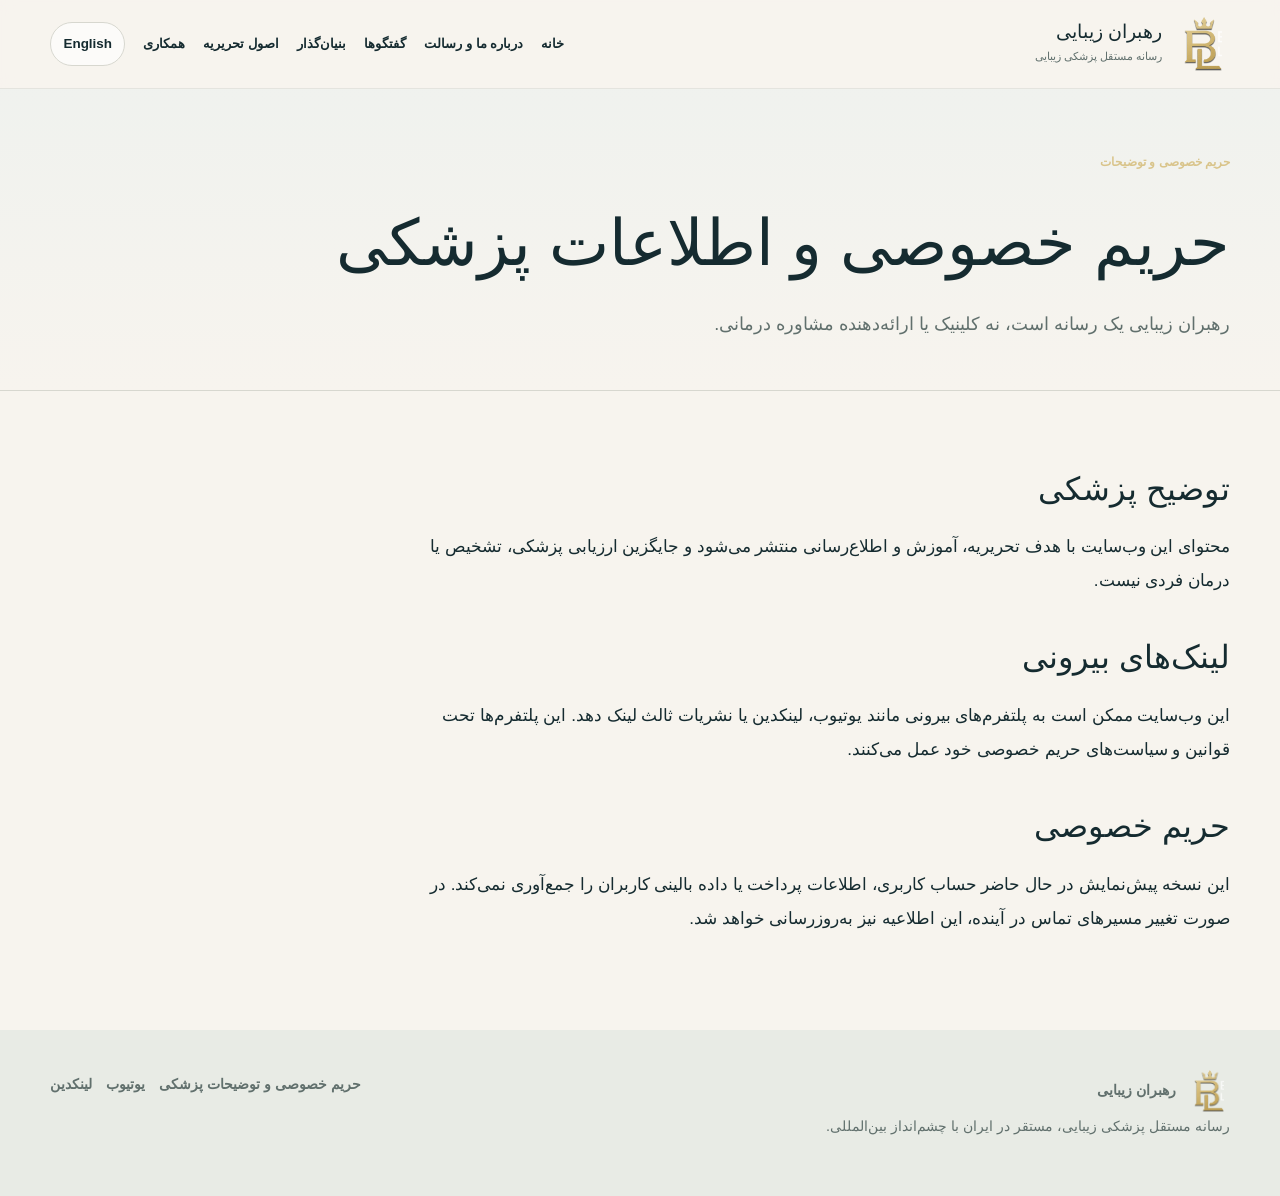
<file: fa/privacy.html>
<!doctype html><html lang="fa" dir="rtl"><head><meta charset="utf-8"><meta name="robots" content="noindex,nofollow"><meta name="viewport" content="width=device-width,initial-scale=1"><title>رهبران زیبایی | حریم خصوصی و توضیحات پزشکی</title><meta name="description" content="اطلاعات حریم خصوصی و توضیحات پزشکی."><meta property="og:type" content="website"><meta property="og:title" content="رهبران زیبایی | حریم خصوصی و توضیحات پزشکی"><meta property="og:description" content="اطلاعات حریم خصوصی و توضیحات پزشکی."><meta property="og:locale" content="fa_IR"><link rel="stylesheet" href="../assets/site.css"><script type="application/ld+json">{"@context": "https://schema.org", "@type": "Organization", "name": "Beauty Leaders", "alternateName": "رهبران زیبایی", "description": "Independent media initiative in aesthetic medicine, based in Iran with an international vision.", "founder": {"@type": "Person", "name": "Iman Azarkhish", "jobTitle": "Founder and host"}}</script></head><body><a class="skip" href="#main">پرش به محتوا</a><header class="top"><div class="wrap"><a class="brand" href="../fa/index.html"><img class="brand-mark" src="../assets/img/logo-monogram.png" alt="Beauty Leaders logo"><span class="brand-text"><b>رهبران زیبایی</b><small>رسانه مستقل پزشکی زیبایی</small></span></a><nav aria-label="منوی اصلی"><a href="../fa/index.html">خانه</a><a href="../fa/about.html">درباره ما و رسالت</a><a href="../fa/conversations.html">گفتگوها</a><a href="../fa/founder.html">بنیان‌گذار</a><a href="../fa/editorial.html">اصول تحریریه</a><a href="../fa/collaborate.html">همکاری</a><a class="lang" href="../privacy.html" lang="en">English</a></nav></div></header><main id="main"><section class="page-head"><div class="wrap"><p class="kicker">حریم خصوصی و توضیحات</p><h1>حریم خصوصی و اطلاعات پزشکی</h1><p class="lead">رهبران زیبایی یک رسانه است، نه کلینیک یا ارائه‌دهنده مشاوره درمانی.</p></div></section><section class="section"><div class="wrap"><div class="prose"><h2>توضیح پزشکی</h2><p>محتوای این وب‌سایت با هدف تحریریه، آموزش و اطلاع‌رسانی منتشر می‌شود و جایگزین ارزیابی پزشکی، تشخیص یا درمان فردی نیست.</p><h2>لینک‌های بیرونی</h2><p>این وب‌سایت ممکن است به پلتفرم‌های بیرونی مانند یوتیوب، لینکدین یا نشریات ثالث لینک دهد. این پلتفرم‌ها تحت قوانین و سیاست‌های حریم خصوصی خود عمل می‌کنند.</p><h2>حریم خصوصی</h2><p>این نسخه پیش‌نمایش در حال حاضر حساب کاربری، اطلاعات پرداخت یا داده بالینی کاربران را جمع‌آوری نمی‌کند. در صورت تغییر مسیرهای تماس در آینده، این اطلاعیه نیز به‌روزرسانی خواهد شد.</p></div></div></section></main><footer><div class="wrap"><div><div class="foot-brand"><img src="../assets/img/logo-monogram.png" alt="Beauty Leaders monogram"><div><b>رهبران زیبایی</b></div></div><p>رسانه مستقل پزشکی زیبایی، مستقر در ایران با چشم‌انداز بین‌المللی.</p></div><nav aria-label="Footer"><a href="../fa/privacy.html">حریم خصوصی و توضیحات پزشکی</a><a href="https://www.youtube.com/playlist?list=PLkas6C6a0G057Z3ot9DUJVIbZf4UoRPFV" rel="noopener noreferrer">یوتیوب</a><a href="https://www.linkedin.com/in/imanazarkhish" rel="noopener noreferrer">لینکدین</a></nav></div></footer><script src="../assets/search.js" defer></script></body></html>
</file>
<file: assets/site.css>
*{box-sizing:border-box}
:root{
  --bg:#f7f4ee;
  --paper:#fffdfa;
  --ink:#152b30;
  --muted:#61706d;
  --line:#d7d7cf;
  --gold:#b89d61;
  --gold-2:#d9c48a;
  --deep:#12262b;
  --deep-2:#18363b;
  --soft:#edf1ee;
  --white:#ffffff;
  --shadow:0 18px 60px rgba(14,31,34,.10);
}
html{scroll-behavior:smooth}
body{margin:0;background:var(--bg);color:var(--ink);font:17px/1.8 system-ui,-apple-system,"Segoe UI",Arial,sans-serif}
[dir=rtl] body{font-family:Tahoma,Arial,sans-serif;line-height:2}
h1,h2,h3,p,ul{margin:0 0 1rem}
h1,h2{font-family:Georgia,"Times New Roman",serif;font-weight:400;line-height:1.08;letter-spacing:-.035em}
[dir=rtl] h1,[dir=rtl] h2{font-family:Tahoma,Arial,sans-serif;letter-spacing:0;line-height:1.55}
h1{font-size:clamp(2.55rem,5.7vw,5.15rem)}
h2{font-size:clamp(1.95rem,3.6vw,3.2rem)}
h3{font-size:1.22rem;line-height:1.45}
a{color:inherit;text-underline-offset:.22em}
a:focus-visible,button:focus-visible,input:focus-visible{outline:3px solid var(--gold);outline-offset:4px}
img{max-width:100%;display:block}
.wrap{width:min(1180px,calc(100% - 48px));margin:auto}
.skip{position:absolute;inset-inline-start:0;top:-80px;background:#fff;padding:12px;z-index:5}
.skip:focus{top:0}
.top{position:sticky;top:0;z-index:4;background:rgba(247,244,238,.92);backdrop-filter:blur(8px);border-bottom:1px solid rgba(21,43,48,.08)}
.top .wrap{display:flex;align-items:center;justify-content:space-between;gap:30px;min-height:88px}
.brand{display:flex;align-items:center;gap:14px;text-decoration:none;min-width:0}
.brand-mark{width:54px;height:54px;object-fit:contain;flex:0 0 auto}
.brand-text{min-width:0}
.brand b{display:block;font-family:Georgia,serif;font-weight:500;font-size:1.2rem;letter-spacing:.04em;line-height:1.1}
.brand small{display:block;color:var(--muted);font-size:.66rem;letter-spacing:.16em;text-transform:uppercase;margin-top:4px}
[dir=rtl] .brand b{font-family:Tahoma,Arial,sans-serif;letter-spacing:0}
[dir=rtl] .brand small{letter-spacing:0;text-transform:none}
nav{display:flex;gap:18px;align-items:center;flex-wrap:wrap;font-size:.84rem;font-weight:650}
nav a{text-decoration:none;white-space:nowrap}
nav a[aria-current=page]{color:var(--deep-2);text-decoration:underline}
.lang{border:1px solid var(--line);padding:.45rem .78rem;border-radius:999px;background:rgba(255,255,255,.65)}
.hero{padding:86px 0 78px;background:linear-gradient(135deg,var(--deep) 0%,#17343a 45%,#102328 100%);color:#f9f6ef;overflow:hidden}
.hero-grid{display:grid;grid-template-columns:minmax(0,1.02fr) minmax(320px,.98fr);gap:48px;align-items:center}
.kicker{font-size:.74rem;font-weight:750;letter-spacing:.18em;text-transform:uppercase;color:var(--gold-2);margin-bottom:1.2rem}
[dir=rtl] .kicker{letter-spacing:0;text-transform:none}
.lead{font-size:1.18rem;max-width:760px;color:#dae4df;line-height:1.7}
.actions{display:flex;gap:12px;flex-wrap:wrap;margin-top:28px}
.btn{display:inline-block;text-decoration:none;border:1px solid currentColor;padding:12px 20px;font-size:.92rem;font-weight:700;line-height:1.5;border-radius:999px}
.btn.fill{background:#f0e4cf;border-color:#f0e4cf;color:var(--deep)}
.btn.ghost{background:transparent;color:#f9f6ef}
.hero-card{position:relative;border-radius:28px;overflow:hidden;box-shadow:var(--shadow);min-height:520px;border:1px solid rgba(255,255,255,.08)}
.hero-card img{position:absolute;inset:0;width:100%;height:100%;object-fit:cover}
.hero-card:after{content:"";position:absolute;inset:0;background:linear-gradient(180deg,rgba(7,16,18,.05),rgba(10,20,22,.18) 35%,rgba(8,16,18,.82) 100%)}
.hero-note{position:absolute;inset-inline:20px;bottom:20px;z-index:1;padding:18px 20px;border-radius:22px;background:rgba(15,31,35,.7);backdrop-filter:blur(6px);border:1px solid rgba(255,255,255,.12)}
.hero-note strong{display:block;font-family:Georgia,serif;font-weight:400;font-size:1.5rem;line-height:1.15;margin-bottom:.5rem}
[dir=rtl] .hero-note strong{font-family:Tahoma,Arial,sans-serif;line-height:1.65;font-size:1.45rem}
.hero-note p{margin:0;color:#e5ece9;font-size:.92rem}
.logo-chip{display:inline-flex;align-items:center;gap:14px;background:rgba(255,255,255,.09);border:1px solid rgba(255,255,255,.12);padding:12px 16px;border-radius:999px;margin-bottom:18px}
.logo-chip img{height:36px;width:auto}
.meta-strip{display:grid;grid-template-columns:repeat(3,1fr);gap:16px;margin-top:34px}
.meta-item{border-top:1px solid rgba(255,255,255,.15);padding-top:14px;color:#d4dfdb}
.meta-item b{display:block;color:#fff;margin-bottom:6px;font-size:.95rem}
.section{padding:74px 0;border-bottom:1px solid var(--line)}
.section:last-child{border-bottom:0}
.heading{display:flex;justify-content:space-between;align-items:end;gap:25px;margin-bottom:28px}
.heading h2{margin-bottom:0}
.muted{color:var(--muted)}
.panel{background:var(--paper);border:1px solid rgba(21,43,48,.08);border-radius:28px;box-shadow:var(--shadow)}
.logo-panel{display:grid;grid-template-columns:minmax(220px,340px) 1fr;gap:32px;align-items:center;padding:28px}
.logo-panel .logo-full{max-width:300px;width:100%;height:auto}
.logo-panel p:last-child{margin-bottom:0}
.cards{display:grid;grid-template-columns:repeat(2,minmax(0,1fr));gap:20px}
.card{display:flex;flex-direction:column;gap:12px;background:var(--paper);border:1px solid rgba(21,43,48,.08);border-radius:24px;padding:28px;box-shadow:0 12px 40px rgba(14,31,34,.04)}
.card p{margin:0;color:var(--muted)}
.card h3{margin:0}
.card .kicker{margin:0;color:var(--gold);font-size:.72rem}
.card a{margin-top:auto;align-self:start;font-weight:700}
.video-top{background:#eef2ed;border:1px solid var(--line);border-radius:18px;min-height:110px;display:flex;justify-content:space-between;align-items:center;padding:20px 24px;margin-bottom:4px}
.play{display:grid;place-items:center;border:1px solid var(--ink);border-radius:50%;width:46px;height:46px;font-size:20px}
.num{font-family:Georgia,serif;font-size:2.35rem;color:#748983}
.values{display:grid;grid-template-columns:repeat(3,1fr);gap:18px}
.value{background:var(--paper);border:1px solid rgba(21,43,48,.08);border-radius:22px;padding:22px;box-shadow:0 10px 30px rgba(14,31,34,.04)}
.value h3{margin-bottom:8px}
.value p{margin:0;color:var(--muted)}
.split{display:grid;grid-template-columns:minmax(0,1fr) minmax(320px,.9fr);gap:42px;align-items:center}
.image-frame{position:relative;border-radius:28px;overflow:hidden;box-shadow:var(--shadow);background:#13191b}
.image-frame img{width:100%;height:100%;object-fit:cover}
.image-frame.tall{min-height:620px}
.image-frame.medium{min-height:460px}
.image-frame .badge{position:absolute;inset-inline-start:20px;bottom:20px;background:rgba(255,255,255,.9);color:var(--ink);padding:10px 14px;border-radius:999px;font-size:.84rem;font-weight:700}
.callout{background:#edf1ee;border:1px solid rgba(21,43,48,.08);padding:34px;border-radius:24px}
.feature-list{list-style:none;padding:0;margin:1.2rem 0 0;display:grid;gap:12px}
.feature-list li{padding-inline-start:22px;position:relative;color:var(--muted)}
.feature-list li:before{content:"";position:absolute;inset-inline-start:0;top:.72em;width:8px;height:8px;border-radius:50%;background:var(--gold)}
.page-head{padding:62px 0 34px;border-bottom:1px solid var(--line);background:linear-gradient(180deg,rgba(237,241,238,.72),transparent)}
.page-head h1{font-size:clamp(2.4rem,5vw,4.2rem);max-width:900px}
.page-head .lead{color:var(--muted);max-width:780px;font-size:1.12rem}
.prose{max-width:830px}
.prose h2{margin-top:2.2rem;font-size:2rem}
.prose h2:first-child{margin-top:0}
.prose p{margin-bottom:1.25rem}
.prose h3{margin-top:1.6rem}
.founder-grid{display:grid;grid-template-columns:minmax(300px,.78fr) minmax(0,1.22fr);gap:38px;align-items:start}
.founder-card{padding:24px;background:var(--paper);border:1px solid rgba(21,43,48,.08);border-radius:26px;box-shadow:var(--shadow)}
.founder-card ul{padding-inline-start:1.15rem;color:var(--muted)}
.founder-card li{margin-bottom:.6rem}
.quickfacts{display:grid;grid-template-columns:repeat(3,1fr);gap:14px;margin-top:18px}
.fact{background:var(--paper);border:1px solid rgba(21,43,48,.08);padding:18px;border-radius:18px;text-align:center}
.fact b{display:block;font-size:1.6rem;font-family:Georgia,serif;color:var(--deep-2);margin-bottom:4px}
.search{display:block;width:100%;max-width:520px;padding:13px 16px;border:1px solid var(--line);border-radius:999px;background:white;color:var(--ink);font:inherit;margin:12px 0 26px}
.search-label{display:block;font-weight:700}
footer{background:#e8ebe5;padding:40px 0;color:var(--muted);font-size:.9rem}
footer .wrap{display:flex;align-items:flex-start;justify-content:space-between;gap:25px;flex-wrap:wrap}
footer p{max-width:560px}
footer nav{font-size:.88rem;font-weight:600;gap:14px}
footer .foot-brand{display:flex;align-items:center;gap:12px}
footer .foot-brand img{width:42px;height:42px;object-fit:contain}
.hidden{display:none!important}
@media(max-width:980px){
  .top .wrap{flex-direction:column;align-items:start;gap:14px;padding:18px 0;min-height:0}
  .hero-grid,.split,.founder-grid,.logo-panel{grid-template-columns:1fr}
  .hero{padding:56px 0}
  .hero-card{min-height:420px}
  .image-frame.tall{min-height:440px}
  .section{padding:52px 0}
  .meta-strip,.values,.quickfacts{grid-template-columns:1fr}
  .heading{flex-direction:column;align-items:start}
}
@media(max-width:620px){
  body{font-size:16px}
  .wrap{width:calc(100% - 32px)}
  nav{gap:12px;font-size:.8rem}
  .cards{grid-template-columns:1fr}
  .card{padding:22px}
  .btn{width:100%;text-align:center}
  .hero-note{inset-inline:14px;bottom:14px}
  .logo-chip{padding:10px 14px}
  .logo-chip img{height:26px}
  .brand-mark{width:46px;height:46px}
}
@media(prefers-reduced-motion:reduce){html{scroll-behavior:auto}}
</file>
